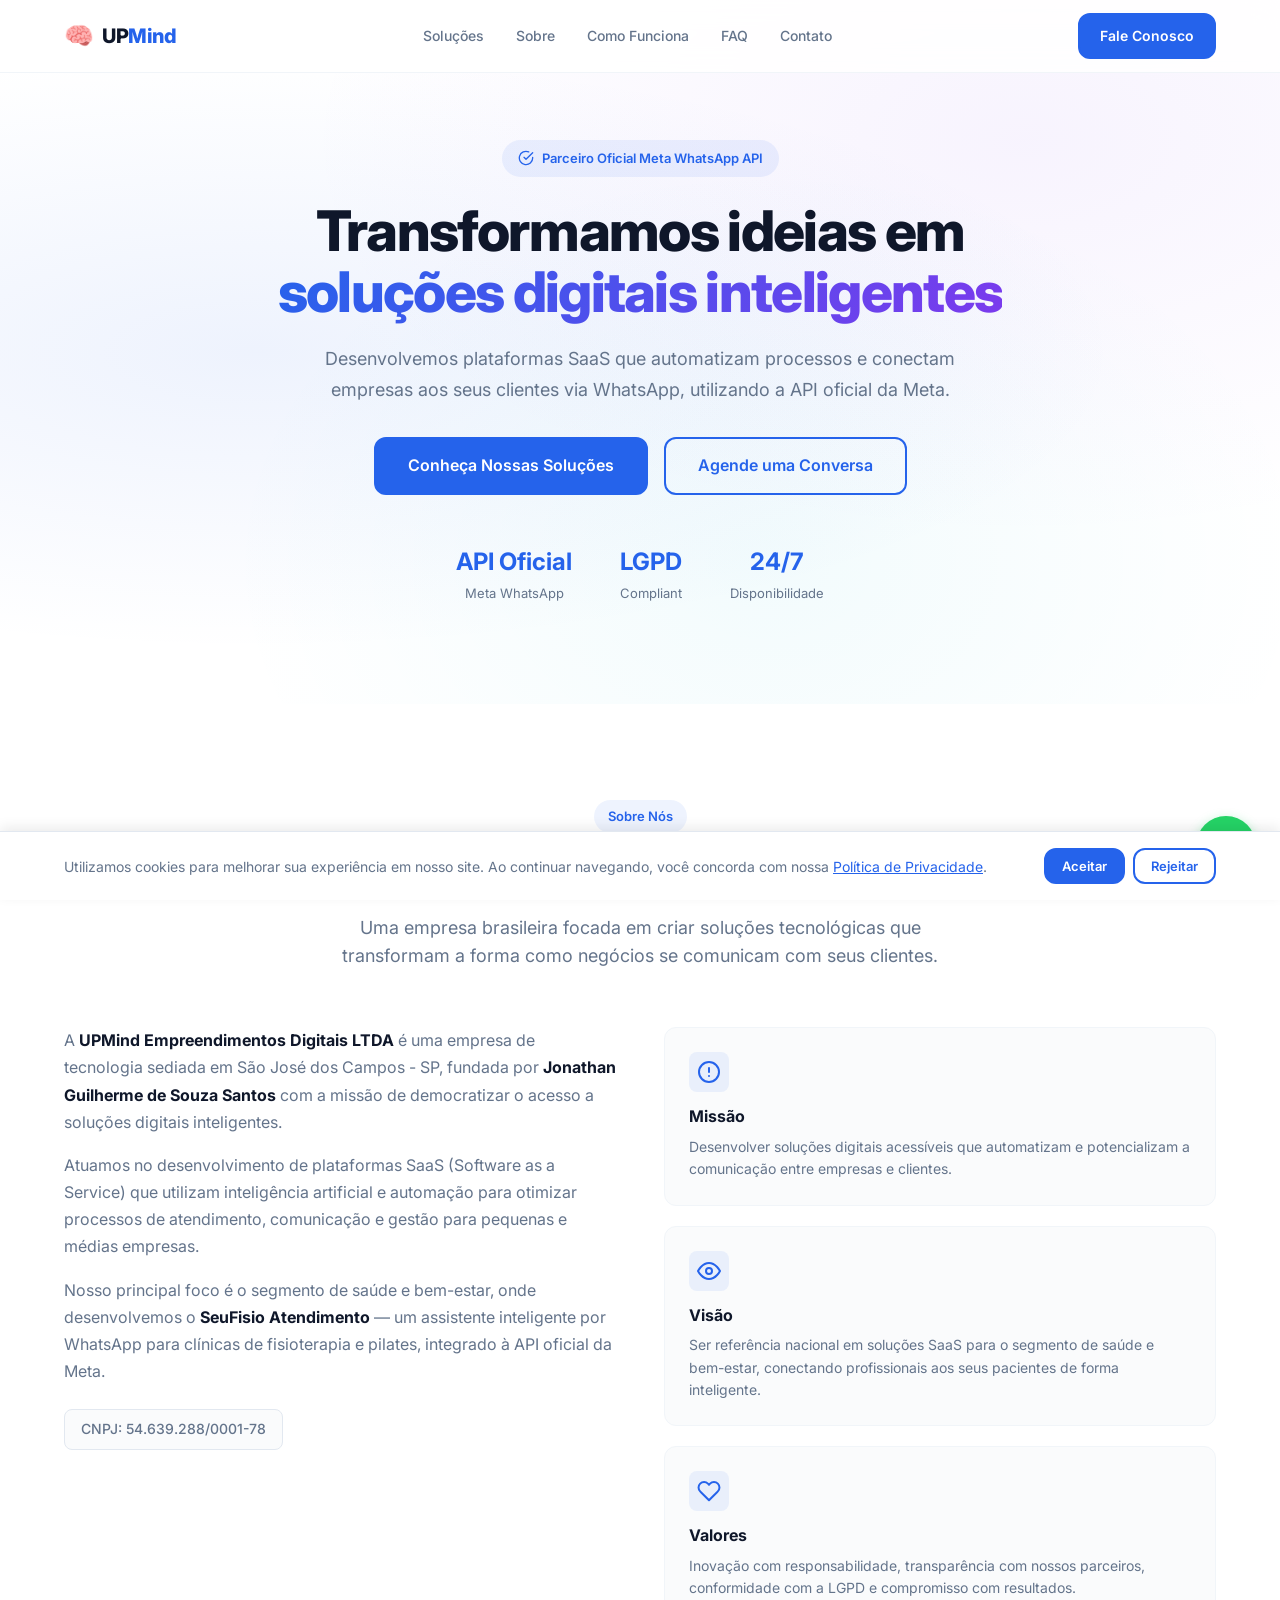
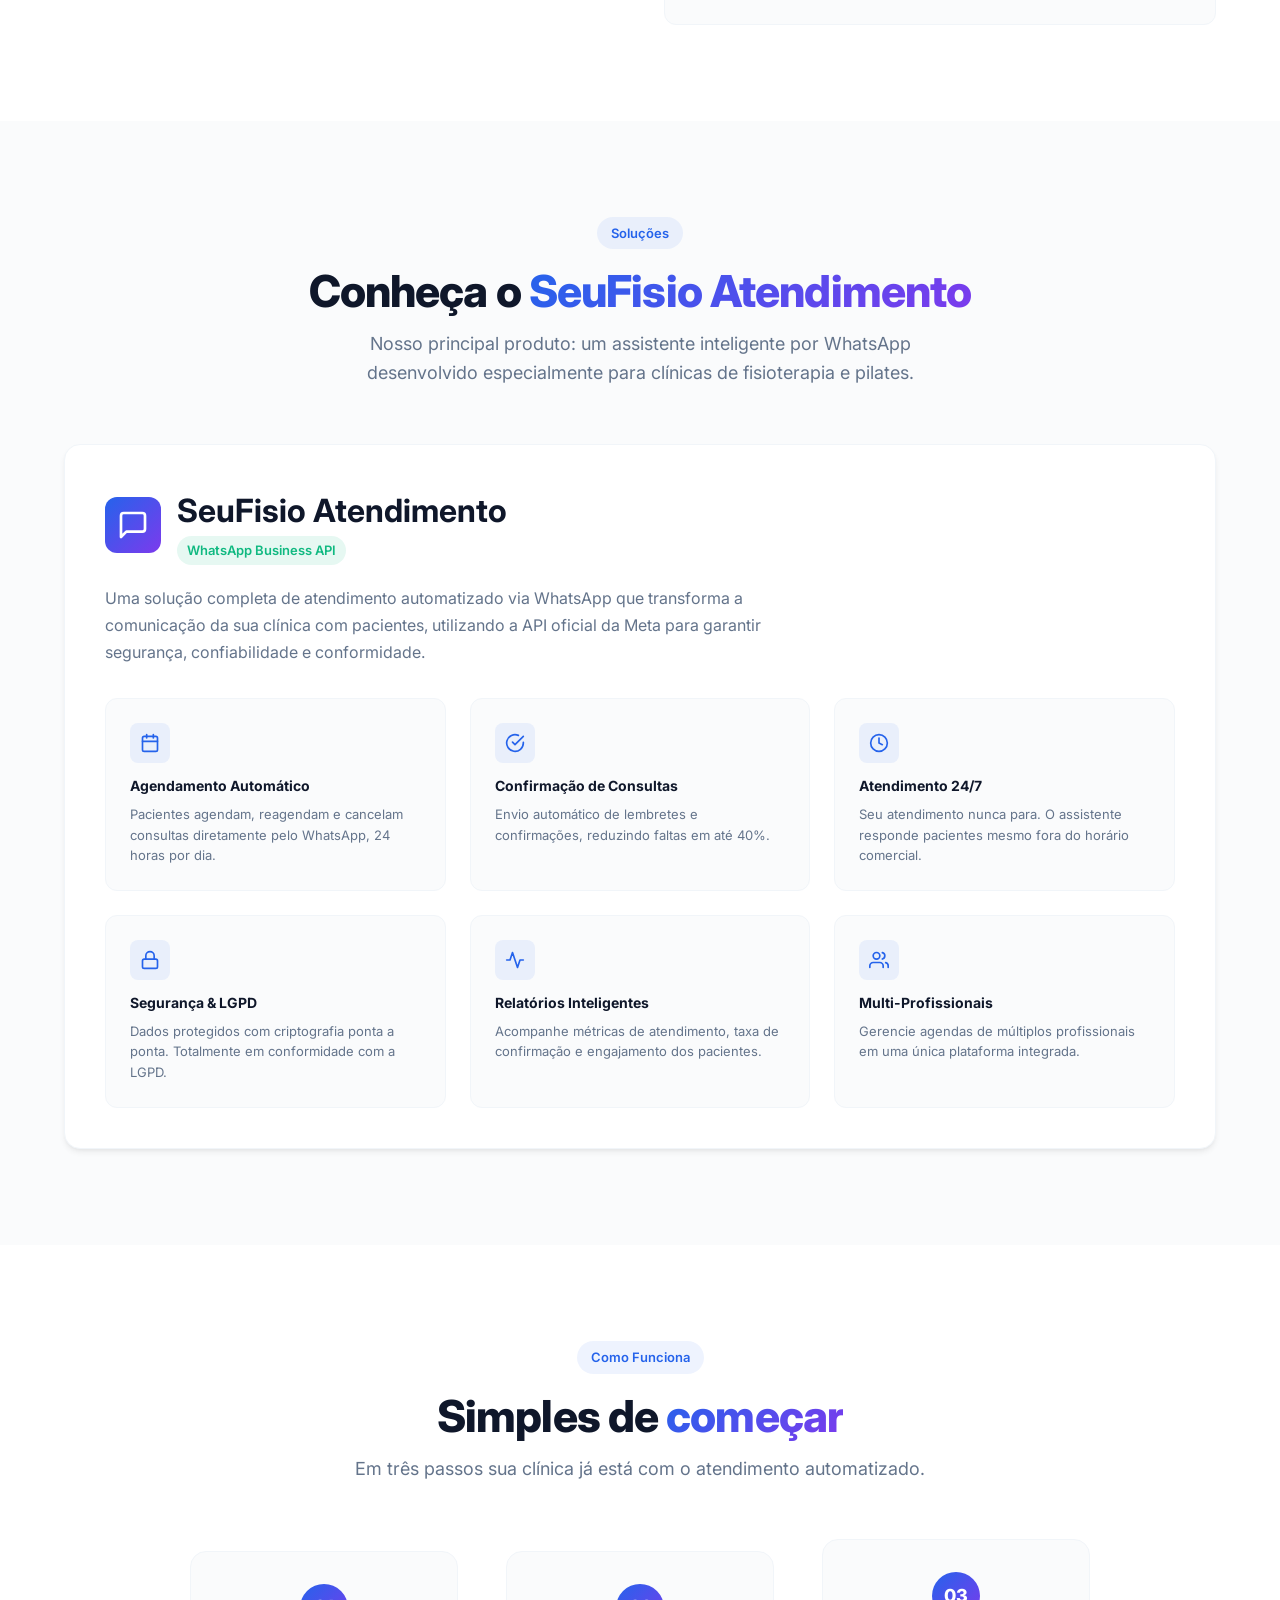
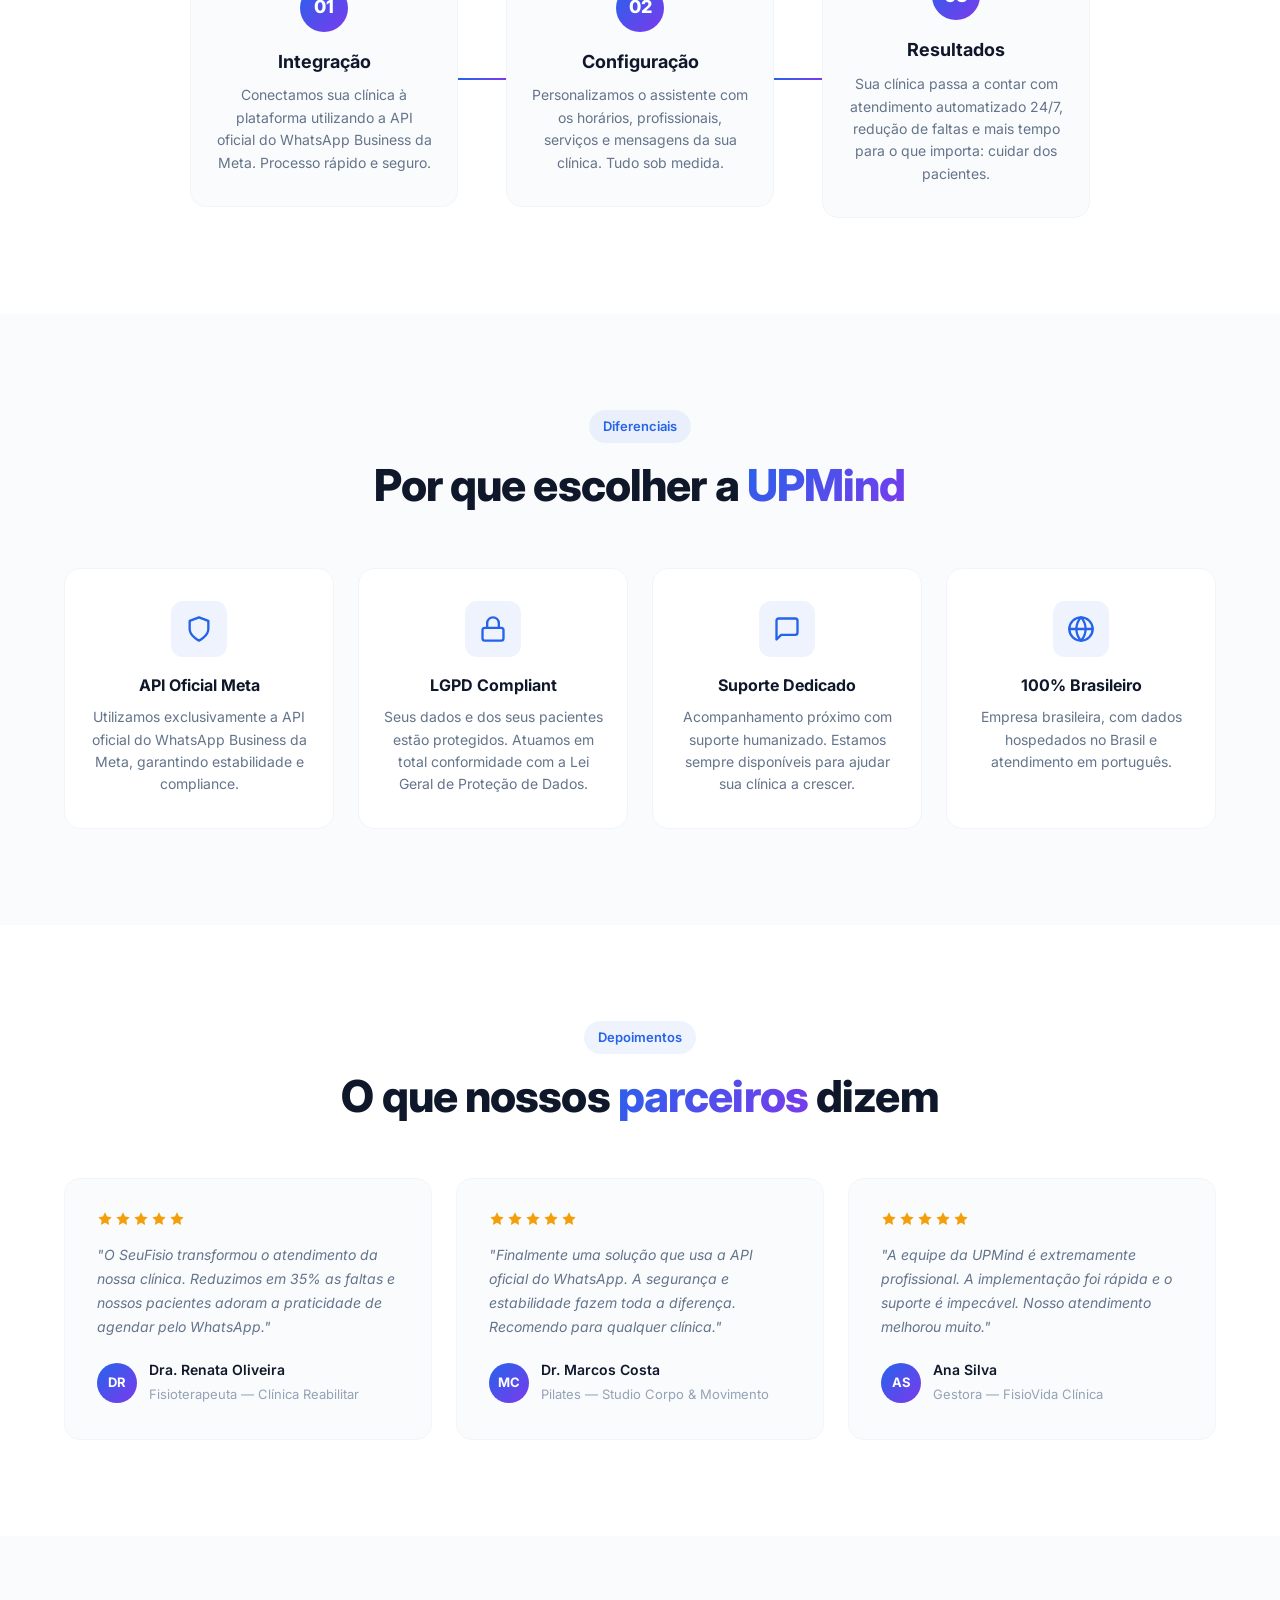
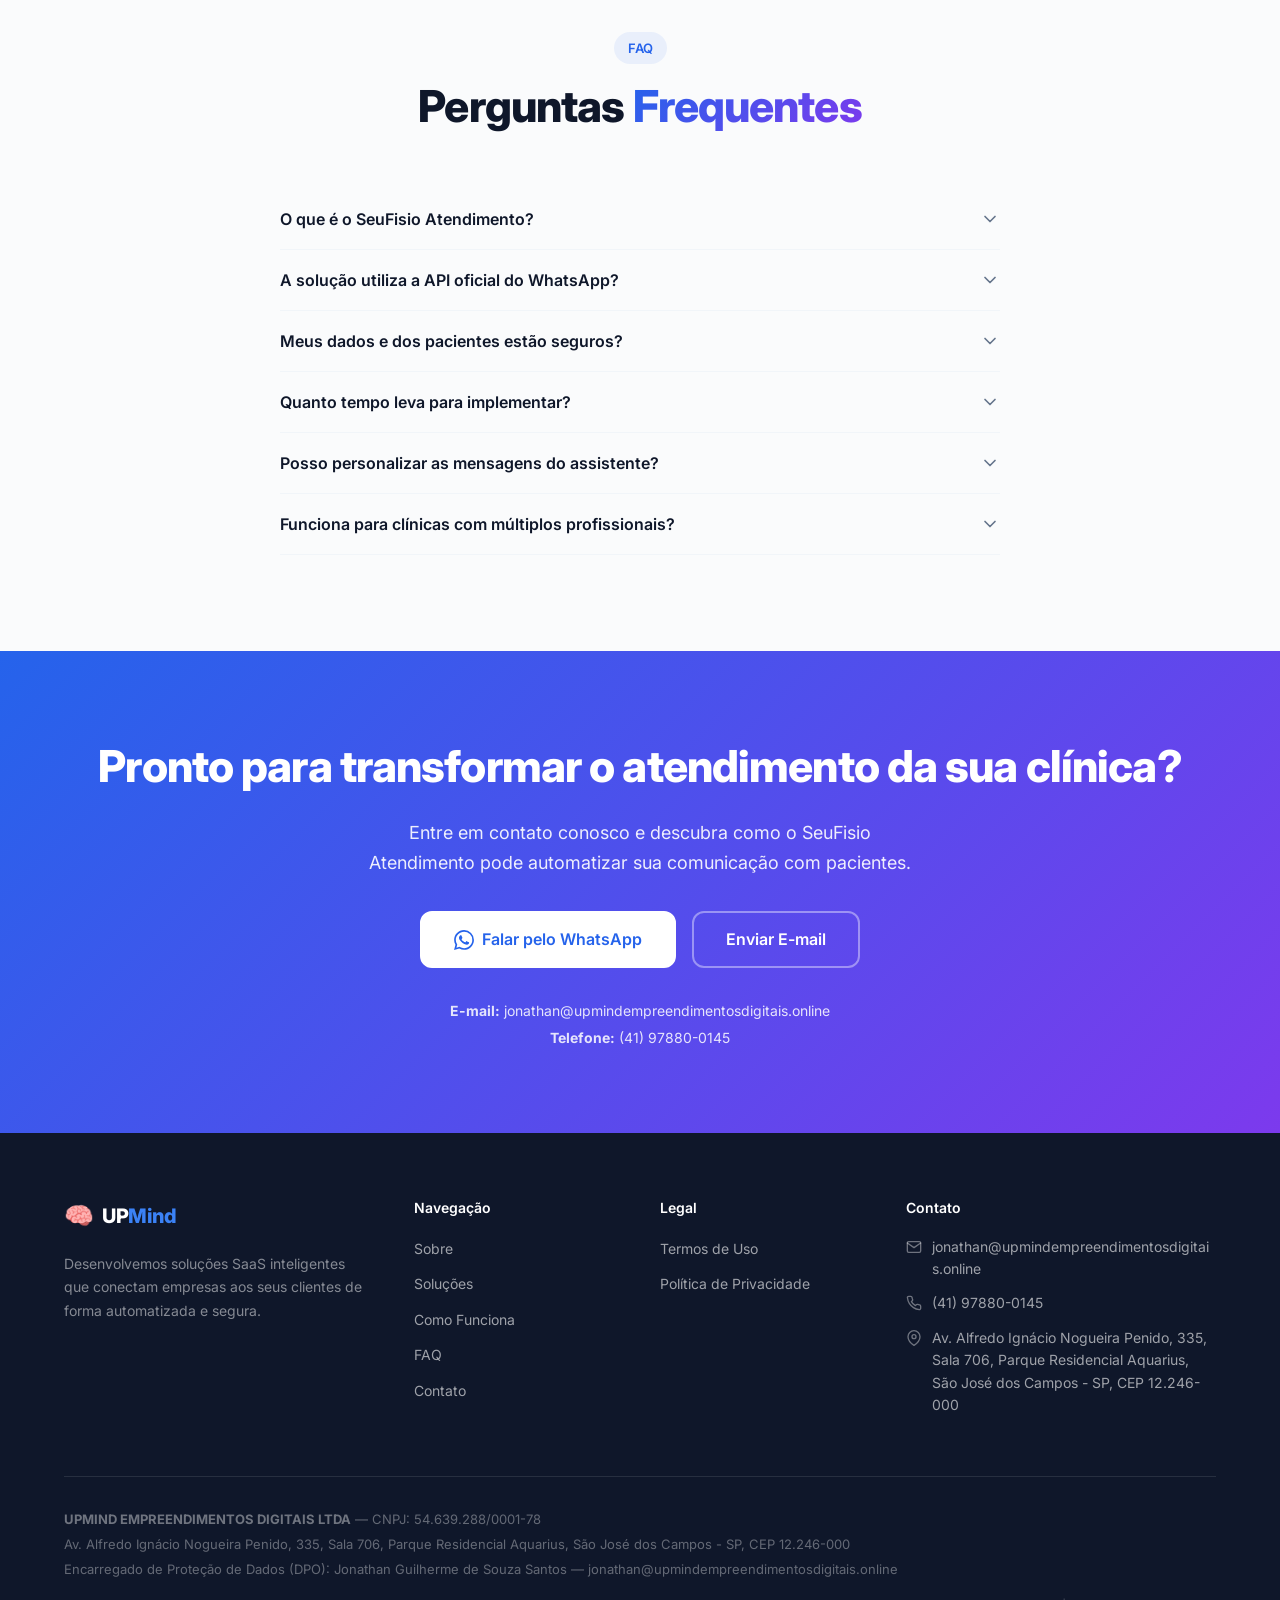
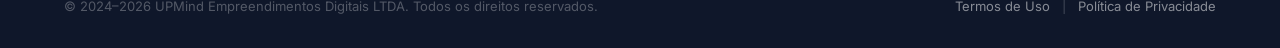
<file: index.html>
<!DOCTYPE html>
<html lang="pt-BR">
<head>
    <meta charset="UTF-8">
    <meta name="viewport" content="width=device-width, initial-scale=1.0">
    <meta http-equiv="X-UA-Compatible" content="IE=edge">

    <title>UPMind Empreendimentos Digitais | Soluções SaaS Inteligentes</title>
    <meta name="description" content="A UPMind desenvolve soluções SaaS inteligentes para automatizar o atendimento de clínicas e consultórios. Conheça o SeuFisio Atendimento — assistente por WhatsApp com a API oficial da Meta.">
    <meta name="keywords" content="UPMind, SaaS, SeuFisio, WhatsApp Business API, automação, clínicas, fisioterapia, pilates, atendimento automatizado">
    <meta name="author" content="UPMind Empreendimentos Digitais LTDA">
    <meta name="robots" content="index, follow">
    <link rel="canonical" href="https://upmindempreendimentosdigitais.online/">

    <!-- Meta Business Verification -->
    <meta name="facebook-domain-verification" content="sbt6xcdj2dzagbod5oypzolxrp2r9v">

    <!-- Open Graph -->
    <meta property="og:type" content="website">
    <meta property="og:title" content="UPMind Empreendimentos Digitais | Soluções SaaS Inteligentes">
    <meta property="og:description" content="Desenvolvemos soluções SaaS para automatizar o atendimento de clínicas e consultórios via WhatsApp com a API oficial da Meta.">
    <meta property="og:url" content="https://upmindempreendimentosdigitais.online/">
    <meta property="og:site_name" content="UPMind Empreendimentos Digitais">
    <meta property="og:locale" content="pt_BR">

    <!-- Twitter Card -->
    <meta name="twitter:card" content="summary_large_image">
    <meta name="twitter:title" content="UPMind Empreendimentos Digitais | Soluções SaaS Inteligentes">
    <meta name="twitter:description" content="Soluções SaaS inteligentes para automatizar o atendimento de clínicas via WhatsApp.">

    <!-- Favicon -->
    <link rel="icon" type="image/svg+xml" href="data:image/svg+xml,<svg xmlns='http://www.w3.org/2000/svg' viewBox='0 0 100 100'><text y='.9em' font-size='90'>🧠</text></svg>">

    <!-- Fonts -->
    <link rel="preconnect" href="https://fonts.googleapis.com">
    <link rel="preconnect" href="https://fonts.gstatic.com" crossorigin>
    <link href="https://fonts.googleapis.com/css2?family=Inter:wght@400;500;600;700;800&display=swap" rel="stylesheet">

    <!-- Styles -->
    <link rel="stylesheet" href="css/style.css">
</head>
<body>
    <!-- Skip to content -->
    <a href="#main-content" class="skip-link">Pular para o conteúdo</a>

    <!-- Navigation -->
    <header class="navbar" id="navbar">
        <div class="container navbar__inner">
            <a href="/" class="navbar__logo" aria-label="UPMind - Página inicial">
                <span class="logo-icon">🧠</span>
                <span class="logo-text">UP<span class="logo-highlight">Mind</span></span>
            </a>

            <nav class="navbar__nav" id="nav-menu" aria-label="Menu principal">
                <ul class="navbar__links">
                    <li><a href="#solucoes">Soluções</a></li>
                    <li><a href="#sobre">Sobre</a></li>
                    <li><a href="#como-funciona">Como Funciona</a></li>
                    <li><a href="#faq">FAQ</a></li>
                    <li><a href="#contato">Contato</a></li>
                </ul>
            </nav>

            <a href="#contato" class="btn btn--primary navbar__cta">Fale Conosco</a>

            <button class="navbar__toggle" id="nav-toggle" aria-label="Abrir menu" aria-expanded="false" aria-controls="nav-menu">
                <span class="navbar__toggle-line"></span>
                <span class="navbar__toggle-line"></span>
                <span class="navbar__toggle-line"></span>
            </button>
        </div>
    </header>

    <main id="main-content">
        <!-- Hero Section -->
        <section class="hero">
            <div class="hero__bg"></div>
            <div class="container hero__inner">
                <div class="hero__badge">
                    <svg width="16" height="16" viewBox="0 0 24 24" fill="none" stroke="currentColor" stroke-width="2" stroke-linecap="round" stroke-linejoin="round"><path d="M22 11.08V12a10 10 0 1 1-5.93-9.14"/><polyline points="22 4 12 14.01 9 11.01"/></svg>
                    Parceiro Oficial Meta WhatsApp API
                </div>
                <h1 class="hero__title">Transformamos ideias em <span class="gradient-text">soluções digitais inteligentes</span></h1>
                <p class="hero__subtitle">Desenvolvemos plataformas SaaS que automatizam processos e conectam empresas aos seus clientes via WhatsApp, utilizando a API oficial da Meta.</p>
                <div class="hero__actions">
                    <a href="#solucoes" class="btn btn--primary btn--lg">Conheça Nossas Soluções</a>
                    <a href="#contato" class="btn btn--outline btn--lg">Agende uma Conversa</a>
                </div>
                <div class="hero__stats">
                    <div class="hero__stat">
                        <span class="hero__stat-number">API Oficial</span>
                        <span class="hero__stat-label">Meta WhatsApp</span>
                    </div>
                    <div class="hero__stat">
                        <span class="hero__stat-number">LGPD</span>
                        <span class="hero__stat-label">Compliant</span>
                    </div>
                    <div class="hero__stat">
                        <span class="hero__stat-number">24/7</span>
                        <span class="hero__stat-label">Disponibilidade</span>
                    </div>
                </div>
            </div>
        </section>

        <!-- Sobre -->
        <section class="section section--light" id="sobre">
            <div class="container">
                <div class="section__header">
                    <span class="section__tag">Sobre Nós</span>
                    <h2 class="section__title">Quem é a <span class="gradient-text">UPMind</span></h2>
                    <p class="section__subtitle">Uma empresa brasileira focada em criar soluções tecnológicas que transformam a forma como negócios se comunicam com seus clientes.</p>
                </div>

                <div class="about__grid">
                    <div class="about__content">
                        <p>A <strong>UPMind Empreendimentos Digitais LTDA</strong> é uma empresa de tecnologia sediada em São José dos Campos - SP, fundada por <strong>Jonathan Guilherme de Souza Santos</strong> com a missão de democratizar o acesso a soluções digitais inteligentes.</p>
                        <p>Atuamos no desenvolvimento de plataformas SaaS (Software as a Service) que utilizam inteligência artificial e automação para otimizar processos de atendimento, comunicação e gestão para pequenas e médias empresas.</p>
                        <p>Nosso principal foco é o segmento de saúde e bem-estar, onde desenvolvemos o <strong>SeuFisio Atendimento</strong> — um assistente inteligente por WhatsApp para clínicas de fisioterapia e pilates, integrado à API oficial da Meta.</p>
                        <div class="about__cnpj">
                            <span>CNPJ: 54.639.288/0001-78</span>
                        </div>
                    </div>

                    <div class="about__values">
                        <div class="value-card">
                            <div class="value-card__icon">
                                <svg width="24" height="24" viewBox="0 0 24 24" fill="none" stroke="currentColor" stroke-width="2" stroke-linecap="round" stroke-linejoin="round"><circle cx="12" cy="12" r="10"/><line x1="12" y1="8" x2="12" y2="12"/><line x1="12" y1="16" x2="12.01" y2="16"/></svg>
                            </div>
                            <h3>Missão</h3>
                            <p>Desenvolver soluções digitais acessíveis que automatizam e potencializam a comunicação entre empresas e clientes.</p>
                        </div>
                        <div class="value-card">
                            <div class="value-card__icon">
                                <svg width="24" height="24" viewBox="0 0 24 24" fill="none" stroke="currentColor" stroke-width="2" stroke-linecap="round" stroke-linejoin="round"><path d="M1 12s4-8 11-8 11 8 11 8-4 8-11 8-11-8-11-8z"/><circle cx="12" cy="12" r="3"/></svg>
                            </div>
                            <h3>Visão</h3>
                            <p>Ser referência nacional em soluções SaaS para o segmento de saúde e bem-estar, conectando profissionais aos seus pacientes de forma inteligente.</p>
                        </div>
                        <div class="value-card">
                            <div class="value-card__icon">
                                <svg width="24" height="24" viewBox="0 0 24 24" fill="none" stroke="currentColor" stroke-width="2" stroke-linecap="round" stroke-linejoin="round"><path d="M20.84 4.61a5.5 5.5 0 0 0-7.78 0L12 5.67l-1.06-1.06a5.5 5.5 0 0 0-7.78 7.78l1.06 1.06L12 21.23l7.78-7.78 1.06-1.06a5.5 5.5 0 0 0 0-7.78z"/></svg>
                            </div>
                            <h3>Valores</h3>
                            <p>Inovação com responsabilidade, transparência com nossos parceiros, conformidade com a LGPD e compromisso com resultados.</p>
                        </div>
                    </div>
                </div>
            </div>
        </section>

        <!-- Soluções -->
        <section class="section" id="solucoes">
            <div class="container">
                <div class="section__header">
                    <span class="section__tag">Soluções</span>
                    <h2 class="section__title">Conheça o <span class="gradient-text">SeuFisio Atendimento</span></h2>
                    <p class="section__subtitle">Nosso principal produto: um assistente inteligente por WhatsApp desenvolvido especialmente para clínicas de fisioterapia e pilates.</p>
                </div>

                <div class="product-card">
                    <div class="product-card__header">
                        <div class="product-card__icon">
                            <svg width="32" height="32" viewBox="0 0 24 24" fill="none" stroke="currentColor" stroke-width="2" stroke-linecap="round" stroke-linejoin="round"><path d="M21 15a2 2 0 0 1-2 2H7l-4 4V5a2 2 0 0 1 2-2h14a2 2 0 0 1 2 2z"/></svg>
                        </div>
                        <div>
                            <h3 class="product-card__title">SeuFisio Atendimento</h3>
                            <span class="product-card__badge">WhatsApp Business API</span>
                        </div>
                    </div>
                    <p class="product-card__desc">Uma solução completa de atendimento automatizado via WhatsApp que transforma a comunicação da sua clínica com pacientes, utilizando a API oficial da Meta para garantir segurança, confiabilidade e conformidade.</p>

                    <div class="features-grid">
                        <div class="feature">
                            <div class="feature__icon">
                                <svg width="20" height="20" viewBox="0 0 24 24" fill="none" stroke="currentColor" stroke-width="2" stroke-linecap="round" stroke-linejoin="round"><rect x="3" y="4" width="18" height="18" rx="2" ry="2"/><line x1="16" y1="2" x2="16" y2="6"/><line x1="8" y1="2" x2="8" y2="6"/><line x1="3" y1="10" x2="21" y2="10"/></svg>
                            </div>
                            <h4>Agendamento Automático</h4>
                            <p>Pacientes agendam, reagendam e cancelam consultas diretamente pelo WhatsApp, 24 horas por dia.</p>
                        </div>
                        <div class="feature">
                            <div class="feature__icon">
                                <svg width="20" height="20" viewBox="0 0 24 24" fill="none" stroke="currentColor" stroke-width="2" stroke-linecap="round" stroke-linejoin="round"><path d="M22 11.08V12a10 10 0 1 1-5.93-9.14"/><polyline points="22 4 12 14.01 9 11.01"/></svg>
                            </div>
                            <h4>Confirmação de Consultas</h4>
                            <p>Envio automático de lembretes e confirmações, reduzindo faltas em até 40%.</p>
                        </div>
                        <div class="feature">
                            <div class="feature__icon">
                                <svg width="20" height="20" viewBox="0 0 24 24" fill="none" stroke="currentColor" stroke-width="2" stroke-linecap="round" stroke-linejoin="round"><circle cx="12" cy="12" r="10"/><polyline points="12 6 12 12 16 14"/></svg>
                            </div>
                            <h4>Atendimento 24/7</h4>
                            <p>Seu atendimento nunca para. O assistente responde pacientes mesmo fora do horário comercial.</p>
                        </div>
                        <div class="feature">
                            <div class="feature__icon">
                                <svg width="20" height="20" viewBox="0 0 24 24" fill="none" stroke="currentColor" stroke-width="2" stroke-linecap="round" stroke-linejoin="round"><rect x="3" y="11" width="18" height="11" rx="2" ry="2"/><path d="M7 11V7a5 5 0 0 1 10 0v4"/></svg>
                            </div>
                            <h4>Segurança & LGPD</h4>
                            <p>Dados protegidos com criptografia ponta a ponta. Totalmente em conformidade com a LGPD.</p>
                        </div>
                        <div class="feature">
                            <div class="feature__icon">
                                <svg width="20" height="20" viewBox="0 0 24 24" fill="none" stroke="currentColor" stroke-width="2" stroke-linecap="round" stroke-linejoin="round"><polyline points="22 12 18 12 15 21 9 3 6 12 2 12"/></svg>
                            </div>
                            <h4>Relatórios Inteligentes</h4>
                            <p>Acompanhe métricas de atendimento, taxa de confirmação e engajamento dos pacientes.</p>
                        </div>
                        <div class="feature">
                            <div class="feature__icon">
                                <svg width="20" height="20" viewBox="0 0 24 24" fill="none" stroke="currentColor" stroke-width="2" stroke-linecap="round" stroke-linejoin="round"><path d="M17 21v-2a4 4 0 0 0-4-4H5a4 4 0 0 0-4 4v2"/><circle cx="9" cy="7" r="4"/><path d="M23 21v-2a4 4 0 0 0-3-3.87"/><path d="M16 3.13a4 4 0 0 1 0 7.75"/></svg>
                            </div>
                            <h4>Multi-Profissionais</h4>
                            <p>Gerencie agendas de múltiplos profissionais em uma única plataforma integrada.</p>
                        </div>
                    </div>
                </div>
            </div>
        </section>

        <!-- Como Funciona -->
        <section class="section section--light" id="como-funciona">
            <div class="container">
                <div class="section__header">
                    <span class="section__tag">Como Funciona</span>
                    <h2 class="section__title">Simples de <span class="gradient-text">começar</span></h2>
                    <p class="section__subtitle">Em três passos sua clínica já está com o atendimento automatizado.</p>
                </div>

                <div class="steps">
                    <div class="step">
                        <div class="step__number">01</div>
                        <div class="step__content">
                            <h3>Integração</h3>
                            <p>Conectamos sua clínica à plataforma utilizando a API oficial do WhatsApp Business da Meta. Processo rápido e seguro.</p>
                        </div>
                    </div>
                    <div class="step__connector"></div>
                    <div class="step">
                        <div class="step__number">02</div>
                        <div class="step__content">
                            <h3>Configuração</h3>
                            <p>Personalizamos o assistente com os horários, profissionais, serviços e mensagens da sua clínica. Tudo sob medida.</p>
                        </div>
                    </div>
                    <div class="step__connector"></div>
                    <div class="step">
                        <div class="step__number">03</div>
                        <div class="step__content">
                            <h3>Resultados</h3>
                            <p>Sua clínica passa a contar com atendimento automatizado 24/7, redução de faltas e mais tempo para o que importa: cuidar dos pacientes.</p>
                        </div>
                    </div>
                </div>
            </div>
        </section>

        <!-- Diferenciais -->
        <section class="section" id="diferenciais">
            <div class="container">
                <div class="section__header">
                    <span class="section__tag">Diferenciais</span>
                    <h2 class="section__title">Por que escolher a <span class="gradient-text">UPMind</span></h2>
                </div>

                <div class="diff-grid">
                    <div class="diff-card">
                        <div class="diff-card__icon">
                            <svg width="28" height="28" viewBox="0 0 24 24" fill="none" stroke="currentColor" stroke-width="2" stroke-linecap="round" stroke-linejoin="round"><path d="M12 22s8-4 8-10V5l-8-3-8 3v7c0 6 8 10 8 10z"/></svg>
                        </div>
                        <h3>API Oficial Meta</h3>
                        <p>Utilizamos exclusivamente a API oficial do WhatsApp Business da Meta, garantindo estabilidade e compliance.</p>
                    </div>
                    <div class="diff-card">
                        <div class="diff-card__icon">
                            <svg width="28" height="28" viewBox="0 0 24 24" fill="none" stroke="currentColor" stroke-width="2" stroke-linecap="round" stroke-linejoin="round"><rect x="3" y="11" width="18" height="11" rx="2" ry="2"/><path d="M7 11V7a5 5 0 0 1 10 0v4"/></svg>
                        </div>
                        <h3>LGPD Compliant</h3>
                        <p>Seus dados e dos seus pacientes estão protegidos. Atuamos em total conformidade com a Lei Geral de Proteção de Dados.</p>
                    </div>
                    <div class="diff-card">
                        <div class="diff-card__icon">
                            <svg width="28" height="28" viewBox="0 0 24 24" fill="none" stroke="currentColor" stroke-width="2" stroke-linecap="round" stroke-linejoin="round"><path d="M21 15a2 2 0 0 1-2 2H7l-4 4V5a2 2 0 0 1 2-2h14a2 2 0 0 1 2 2z"/></svg>
                        </div>
                        <h3>Suporte Dedicado</h3>
                        <p>Acompanhamento próximo com suporte humanizado. Estamos sempre disponíveis para ajudar sua clínica a crescer.</p>
                    </div>
                    <div class="diff-card">
                        <div class="diff-card__icon">
                            <svg width="28" height="28" viewBox="0 0 24 24" fill="none" stroke="currentColor" stroke-width="2" stroke-linecap="round" stroke-linejoin="round"><circle cx="12" cy="12" r="10"/><path d="M2 12h20"/><path d="M12 2a15.3 15.3 0 0 1 4 10 15.3 15.3 0 0 1-4 10 15.3 15.3 0 0 1-4-10 15.3 15.3 0 0 1 4-10z"/></svg>
                        </div>
                        <h3>100% Brasileiro</h3>
                        <p>Empresa brasileira, com dados hospedados no Brasil e atendimento em português.</p>
                    </div>
                </div>
            </div>
        </section>

        <!-- Depoimentos -->
        <section class="section section--light" id="depoimentos">
            <div class="container">
                <div class="section__header">
                    <span class="section__tag">Depoimentos</span>
                    <h2 class="section__title">O que nossos <span class="gradient-text">parceiros</span> dizem</h2>
                </div>

                <div class="testimonials">
                    <div class="testimonial">
                        <div class="testimonial__stars">
                            <svg width="16" height="16" viewBox="0 0 24 24" fill="currentColor"><polygon points="12 2 15.09 8.26 22 9.27 17 14.14 18.18 21.02 12 17.77 5.82 21.02 7 14.14 2 9.27 8.91 8.26 12 2"/></svg>
                            <svg width="16" height="16" viewBox="0 0 24 24" fill="currentColor"><polygon points="12 2 15.09 8.26 22 9.27 17 14.14 18.18 21.02 12 17.77 5.82 21.02 7 14.14 2 9.27 8.91 8.26 12 2"/></svg>
                            <svg width="16" height="16" viewBox="0 0 24 24" fill="currentColor"><polygon points="12 2 15.09 8.26 22 9.27 17 14.14 18.18 21.02 12 17.77 5.82 21.02 7 14.14 2 9.27 8.91 8.26 12 2"/></svg>
                            <svg width="16" height="16" viewBox="0 0 24 24" fill="currentColor"><polygon points="12 2 15.09 8.26 22 9.27 17 14.14 18.18 21.02 12 17.77 5.82 21.02 7 14.14 2 9.27 8.91 8.26 12 2"/></svg>
                            <svg width="16" height="16" viewBox="0 0 24 24" fill="currentColor"><polygon points="12 2 15.09 8.26 22 9.27 17 14.14 18.18 21.02 12 17.77 5.82 21.02 7 14.14 2 9.27 8.91 8.26 12 2"/></svg>
                        </div>
                        <p class="testimonial__text">"O SeuFisio transformou o atendimento da nossa clínica. Reduzimos em 35% as faltas e nossos pacientes adoram a praticidade de agendar pelo WhatsApp."</p>
                        <div class="testimonial__author">
                            <div class="testimonial__avatar">DR</div>
                            <div>
                                <strong>Dra. Renata Oliveira</strong>
                                <span>Fisioterapeuta — Clínica Reabilitar</span>
                            </div>
                        </div>
                    </div>
                    <div class="testimonial">
                        <div class="testimonial__stars">
                            <svg width="16" height="16" viewBox="0 0 24 24" fill="currentColor"><polygon points="12 2 15.09 8.26 22 9.27 17 14.14 18.18 21.02 12 17.77 5.82 21.02 7 14.14 2 9.27 8.91 8.26 12 2"/></svg>
                            <svg width="16" height="16" viewBox="0 0 24 24" fill="currentColor"><polygon points="12 2 15.09 8.26 22 9.27 17 14.14 18.18 21.02 12 17.77 5.82 21.02 7 14.14 2 9.27 8.91 8.26 12 2"/></svg>
                            <svg width="16" height="16" viewBox="0 0 24 24" fill="currentColor"><polygon points="12 2 15.09 8.26 22 9.27 17 14.14 18.18 21.02 12 17.77 5.82 21.02 7 14.14 2 9.27 8.91 8.26 12 2"/></svg>
                            <svg width="16" height="16" viewBox="0 0 24 24" fill="currentColor"><polygon points="12 2 15.09 8.26 22 9.27 17 14.14 18.18 21.02 12 17.77 5.82 21.02 7 14.14 2 9.27 8.91 8.26 12 2"/></svg>
                            <svg width="16" height="16" viewBox="0 0 24 24" fill="currentColor"><polygon points="12 2 15.09 8.26 22 9.27 17 14.14 18.18 21.02 12 17.77 5.82 21.02 7 14.14 2 9.27 8.91 8.26 12 2"/></svg>
                        </div>
                        <p class="testimonial__text">"Finalmente uma solução que usa a API oficial do WhatsApp. A segurança e estabilidade fazem toda a diferença. Recomendo para qualquer clínica."</p>
                        <div class="testimonial__author">
                            <div class="testimonial__avatar">MC</div>
                            <div>
                                <strong>Dr. Marcos Costa</strong>
                                <span>Pilates — Studio Corpo & Movimento</span>
                            </div>
                        </div>
                    </div>
                    <div class="testimonial">
                        <div class="testimonial__stars">
                            <svg width="16" height="16" viewBox="0 0 24 24" fill="currentColor"><polygon points="12 2 15.09 8.26 22 9.27 17 14.14 18.18 21.02 12 17.77 5.82 21.02 7 14.14 2 9.27 8.91 8.26 12 2"/></svg>
                            <svg width="16" height="16" viewBox="0 0 24 24" fill="currentColor"><polygon points="12 2 15.09 8.26 22 9.27 17 14.14 18.18 21.02 12 17.77 5.82 21.02 7 14.14 2 9.27 8.91 8.26 12 2"/></svg>
                            <svg width="16" height="16" viewBox="0 0 24 24" fill="currentColor"><polygon points="12 2 15.09 8.26 22 9.27 17 14.14 18.18 21.02 12 17.77 5.82 21.02 7 14.14 2 9.27 8.91 8.26 12 2"/></svg>
                            <svg width="16" height="16" viewBox="0 0 24 24" fill="currentColor"><polygon points="12 2 15.09 8.26 22 9.27 17 14.14 18.18 21.02 12 17.77 5.82 21.02 7 14.14 2 9.27 8.91 8.26 12 2"/></svg>
                            <svg width="16" height="16" viewBox="0 0 24 24" fill="currentColor"><polygon points="12 2 15.09 8.26 22 9.27 17 14.14 18.18 21.02 12 17.77 5.82 21.02 7 14.14 2 9.27 8.91 8.26 12 2"/></svg>
                        </div>
                        <p class="testimonial__text">"A equipe da UPMind é extremamente profissional. A implementação foi rápida e o suporte é impecável. Nosso atendimento melhorou muito."</p>
                        <div class="testimonial__author">
                            <div class="testimonial__avatar">AS</div>
                            <div>
                                <strong>Ana Silva</strong>
                                <span>Gestora — FisioVida Clínica</span>
                            </div>
                        </div>
                    </div>
                </div>
            </div>
        </section>

        <!-- FAQ -->
        <section class="section" id="faq">
            <div class="container">
                <div class="section__header">
                    <span class="section__tag">FAQ</span>
                    <h2 class="section__title">Perguntas <span class="gradient-text">Frequentes</span></h2>
                </div>

                <div class="faq-list">
                    <div class="faq-item">
                        <button class="faq-item__question" aria-expanded="false">
                            <span>O que é o SeuFisio Atendimento?</span>
                            <svg class="faq-item__icon" width="20" height="20" viewBox="0 0 24 24" fill="none" stroke="currentColor" stroke-width="2" stroke-linecap="round" stroke-linejoin="round"><polyline points="6 9 12 15 18 9"/></svg>
                        </button>
                        <div class="faq-item__answer">
                            <p>O SeuFisio Atendimento é um assistente virtual por WhatsApp desenvolvido pela UPMind, especialmente projetado para clínicas de fisioterapia e pilates. Ele automatiza o agendamento de consultas, envio de lembretes, confirmações e atendimento ao paciente, funcionando 24 horas por dia, 7 dias por semana.</p>
                        </div>
                    </div>
                    <div class="faq-item">
                        <button class="faq-item__question" aria-expanded="false">
                            <span>A solução utiliza a API oficial do WhatsApp?</span>
                            <svg class="faq-item__icon" width="20" height="20" viewBox="0 0 24 24" fill="none" stroke="currentColor" stroke-width="2" stroke-linecap="round" stroke-linejoin="round"><polyline points="6 9 12 15 18 9"/></svg>
                        </button>
                        <div class="faq-item__answer">
                            <p>Sim. Utilizamos exclusivamente a API Cloud oficial do WhatsApp Business da Meta. Isso garante que sua clínica tenha um canal de comunicação estável, seguro e em conformidade com as políticas do WhatsApp, sem risco de banimento.</p>
                        </div>
                    </div>
                    <div class="faq-item">
                        <button class="faq-item__question" aria-expanded="false">
                            <span>Meus dados e dos pacientes estão seguros?</span>
                            <svg class="faq-item__icon" width="20" height="20" viewBox="0 0 24 24" fill="none" stroke="currentColor" stroke-width="2" stroke-linecap="round" stroke-linejoin="round"><polyline points="6 9 12 15 18 9"/></svg>
                        </button>
                        <div class="faq-item__answer">
                            <p>Absolutamente. A UPMind opera em total conformidade com a LGPD (Lei Geral de Proteção de Dados). Todos os dados são criptografados, armazenados com segurança e processados apenas para as finalidades autorizadas. Você pode consultar nossa <a href="politica-de-privacidade.html">Política de Privacidade</a> para mais detalhes.</p>
                        </div>
                    </div>
                    <div class="faq-item">
                        <button class="faq-item__question" aria-expanded="false">
                            <span>Quanto tempo leva para implementar?</span>
                            <svg class="faq-item__icon" width="20" height="20" viewBox="0 0 24 24" fill="none" stroke="currentColor" stroke-width="2" stroke-linecap="round" stroke-linejoin="round"><polyline points="6 9 12 15 18 9"/></svg>
                        </button>
                        <div class="faq-item__answer">
                            <p>A implementação é rápida. Após a contratação, em poucos dias sua clínica já estará com o assistente configurado e funcionando. Nossa equipe cuida de toda a integração técnica com a API do WhatsApp.</p>
                        </div>
                    </div>
                    <div class="faq-item">
                        <button class="faq-item__question" aria-expanded="false">
                            <span>Posso personalizar as mensagens do assistente?</span>
                            <svg class="faq-item__icon" width="20" height="20" viewBox="0 0 24 24" fill="none" stroke="currentColor" stroke-width="2" stroke-linecap="round" stroke-linejoin="round"><polyline points="6 9 12 15 18 9"/></svg>
                        </button>
                        <div class="faq-item__answer">
                            <p>Sim. Todas as mensagens, fluxos de atendimento, horários e regras são personalizáveis de acordo com a necessidade da sua clínica. O assistente se adapta ao seu modo de trabalho.</p>
                        </div>
                    </div>
                    <div class="faq-item">
                        <button class="faq-item__question" aria-expanded="false">
                            <span>Funciona para clínicas com múltiplos profissionais?</span>
                            <svg class="faq-item__icon" width="20" height="20" viewBox="0 0 24 24" fill="none" stroke="currentColor" stroke-width="2" stroke-linecap="round" stroke-linejoin="round"><polyline points="6 9 12 15 18 9"/></svg>
                        </button>
                        <div class="faq-item__answer">
                            <p>Sim. A plataforma suporta múltiplos profissionais, cada um com sua própria agenda, horários e especialidades. Os pacientes escolhem com qual profissional desejam agendar diretamente pelo WhatsApp.</p>
                        </div>
                    </div>
                </div>
            </div>
        </section>

        <!-- CTA Final -->
        <section class="section section--cta" id="contato">
            <div class="container">
                <div class="cta-block">
                    <h2 class="cta-block__title">Pronto para transformar o atendimento da sua clínica?</h2>
                    <p class="cta-block__text">Entre em contato conosco e descubra como o SeuFisio Atendimento pode automatizar sua comunicação com pacientes.</p>
                    <div class="cta-block__actions">
                        <a href="https://wa.me/5512992461907?text=Ol%C3%A1%2C%20gostaria%20de%20saber%20mais%20sobre%20o%20SeuFisio%20Atendimento." class="btn btn--white btn--lg" target="_blank" rel="noopener noreferrer">
                            <svg width="20" height="20" viewBox="0 0 24 24" fill="currentColor"><path d="M17.472 14.382c-.297-.149-1.758-.867-2.03-.967-.273-.099-.471-.148-.67.15-.197.297-.767.966-.94 1.164-.173.199-.347.223-.644.075-.297-.15-1.255-.463-2.39-1.475-.883-.788-1.48-1.761-1.653-2.059-.173-.297-.018-.458.13-.606.134-.133.298-.347.446-.52.149-.174.198-.298.298-.497.099-.198.05-.371-.025-.52-.075-.149-.669-1.612-.916-2.207-.242-.579-.487-.5-.669-.51-.173-.008-.371-.01-.57-.01-.198 0-.52.074-.792.372-.272.297-1.04 1.016-1.04 2.479 0 1.462 1.065 2.875 1.213 3.074.149.198 2.096 3.2 5.077 4.487.709.306 1.262.489 1.694.625.712.227 1.36.195 1.871.118.571-.085 1.758-.719 2.006-1.413.248-.694.248-1.289.173-1.413-.074-.124-.272-.198-.57-.347m-5.421 7.403h-.004a9.87 9.87 0 01-5.031-1.378l-.361-.214-3.741.982.998-3.648-.235-.374a9.86 9.86 0 01-1.51-5.26c.001-5.45 4.436-9.884 9.888-9.884 2.64 0 5.122 1.03 6.988 2.898a9.825 9.825 0 012.893 6.994c-.003 5.45-4.437 9.884-9.885 9.884m8.413-18.297A11.815 11.815 0 0012.05 0C5.495 0 .16 5.335.157 11.892c0 2.096.547 4.142 1.588 5.945L.057 24l6.305-1.654a11.882 11.882 0 005.683 1.448h.005c6.554 0 11.89-5.335 11.893-11.893a11.821 11.821 0 00-3.48-8.413z"/></svg>
                            Falar pelo WhatsApp
                        </a>
                        <a href="mailto:jonathan@upmindempreendimentosdigitais.online" class="btn btn--ghost btn--lg">
                            Enviar E-mail
                        </a>
                    </div>
                    <div class="cta-block__contact">
                        <p><strong>E-mail:</strong> jonathan@upmindempreendimentosdigitais.online</p>
                        <p><strong>Telefone:</strong> (41) 97880-0145</p>
                    </div>
                </div>
            </div>
        </section>
    </main>

    <!-- Footer -->
    <footer class="footer">
        <div class="container">
            <div class="footer__grid">
                <div class="footer__brand">
                    <a href="/" class="navbar__logo" aria-label="UPMind - Página inicial">
                        <span class="logo-icon">🧠</span>
                        <span class="logo-text">UP<span class="logo-highlight">Mind</span></span>
                    </a>
                    <p>Desenvolvemos soluções SaaS inteligentes que conectam empresas aos seus clientes de forma automatizada e segura.</p>
                </div>

                <div class="footer__links">
                    <h4>Navegação</h4>
                    <ul>
                        <li><a href="#sobre">Sobre</a></li>
                        <li><a href="#solucoes">Soluções</a></li>
                        <li><a href="#como-funciona">Como Funciona</a></li>
                        <li><a href="#faq">FAQ</a></li>
                        <li><a href="#contato">Contato</a></li>
                    </ul>
                </div>

                <div class="footer__links">
                    <h4>Legal</h4>
                    <ul>
                        <li><a href="termos-de-uso.html">Termos de Uso</a></li>
                        <li><a href="politica-de-privacidade.html">Política de Privacidade</a></li>
                    </ul>
                </div>

                <div class="footer__contact">
                    <h4>Contato</h4>
                    <ul>
                        <li>
                            <svg width="16" height="16" viewBox="0 0 24 24" fill="none" stroke="currentColor" stroke-width="2" stroke-linecap="round" stroke-linejoin="round"><path d="M4 4h16c1.1 0 2 .9 2 2v12c0 1.1-.9 2-2 2H4c-1.1 0-2-.9-2-2V6c0-1.1.9-2 2-2z"/><polyline points="22,6 12,13 2,6"/></svg>
                            <a href="mailto:jonathan@upmindempreendimentosdigitais.online">jonathan@upmindempreendimentosdigitais.online</a>
                        </li>
                        <li>
                            <svg width="16" height="16" viewBox="0 0 24 24" fill="none" stroke="currentColor" stroke-width="2" stroke-linecap="round" stroke-linejoin="round"><path d="M22 16.92v3a2 2 0 0 1-2.18 2 19.79 19.79 0 0 1-8.63-3.07 19.5 19.5 0 0 1-6-6 19.79 19.79 0 0 1-3.07-8.67A2 2 0 0 1 4.11 2h3a2 2 0 0 1 2 1.72 12.84 12.84 0 0 0 .7 2.81 2 2 0 0 1-.45 2.11L8.09 9.91a16 16 0 0 0 6 6l1.27-1.27a2 2 0 0 1 2.11-.45 12.84 12.84 0 0 0 2.81.7A2 2 0 0 1 22 16.92z"/></svg>
                            <a href="tel:+5512992461907">(41) 97880-0145</a>
                        </li>
                        <li>
                            <svg width="16" height="16" viewBox="0 0 24 24" fill="none" stroke="currentColor" stroke-width="2" stroke-linecap="round" stroke-linejoin="round"><path d="M21 10c0 7-9 13-9 13s-9-6-9-13a9 9 0 0 1 18 0z"/><circle cx="12" cy="10" r="3"/></svg>
                            <span>Av. Alfredo Ignácio Nogueira Penido, 335, Sala 706, Parque Residencial Aquarius, São José dos Campos - SP, CEP 12.246-000</span>
                        </li>
                    </ul>
                </div>
            </div>

            <div class="footer__bottom">
                <div class="footer__legal">
                    <p><strong>UPMIND EMPREENDIMENTOS DIGITAIS LTDA</strong> — CNPJ: 54.639.288/0001-78</p>
                    <p>Av. Alfredo Ignácio Nogueira Penido, 335, Sala 706, Parque Residencial Aquarius, São José dos Campos - SP, CEP 12.246-000</p>
                    <p>Encarregado de Proteção de Dados (DPO): Jonathan Guilherme de Souza Santos — jonathan@upmindempreendimentosdigitais.online</p>
                </div>
                <div class="footer__copy">
                    <p>&copy; 2024–2026 UPMind Empreendimentos Digitais LTDA. Todos os direitos reservados.</p>
                    <div class="footer__legal-links">
                        <a href="termos-de-uso.html">Termos de Uso</a>
                        <span>|</span>
                        <a href="politica-de-privacidade.html">Política de Privacidade</a>
                    </div>
                </div>
            </div>
        </div>
    </footer>

    <!-- WhatsApp Floating Button -->
    <a href="https://wa.me/5512992461907?text=Ol%C3%A1%2C%20gostaria%20de%20saber%20mais%20sobre%20o%20SeuFisio%20Atendimento." class="whatsapp-float" target="_blank" rel="noopener noreferrer" aria-label="Fale conosco pelo WhatsApp">
        <svg width="28" height="28" viewBox="0 0 24 24" fill="currentColor"><path d="M17.472 14.382c-.297-.149-1.758-.867-2.03-.967-.273-.099-.471-.148-.67.15-.197.297-.767.966-.94 1.164-.173.199-.347.223-.644.075-.297-.15-1.255-.463-2.39-1.475-.883-.788-1.48-1.761-1.653-2.059-.173-.297-.018-.458.13-.606.134-.133.298-.347.446-.52.149-.174.198-.298.298-.497.099-.198.05-.371-.025-.52-.075-.149-.669-1.612-.916-2.207-.242-.579-.487-.5-.669-.51-.173-.008-.371-.01-.57-.01-.198 0-.52.074-.792.372-.272.297-1.04 1.016-1.04 2.479 0 1.462 1.065 2.875 1.213 3.074.149.198 2.096 3.2 5.077 4.487.709.306 1.262.489 1.694.625.712.227 1.36.195 1.871.118.571-.085 1.758-.719 2.006-1.413.248-.694.248-1.289.173-1.413-.074-.124-.272-.198-.57-.347m-5.421 7.403h-.004a9.87 9.87 0 01-5.031-1.378l-.361-.214-3.741.982.998-3.648-.235-.374a9.86 9.86 0 01-1.51-5.26c.001-5.45 4.436-9.884 9.888-9.884 2.64 0 5.122 1.03 6.988 2.898a9.825 9.825 0 012.893 6.994c-.003 5.45-4.437 9.884-9.885 9.884m8.413-18.297A11.815 11.815 0 0012.05 0C5.495 0 .16 5.335.157 11.892c0 2.096.547 4.142 1.588 5.945L.057 24l6.305-1.654a11.882 11.882 0 005.683 1.448h.005c6.554 0 11.89-5.335 11.893-11.893a11.821 11.821 0 00-3.48-8.413z"/></svg>
    </a>

    <!-- Cookie Consent Banner -->
    <div class="cookie-banner" id="cookie-banner">
        <div class="cookie-banner__content">
            <p>Utilizamos cookies para melhorar sua experiência em nosso site. Ao continuar navegando, você concorda com nossa <a href="politica-de-privacidade.html">Política de Privacidade</a>.</p>
            <div class="cookie-banner__actions">
                <button class="btn btn--sm btn--primary" id="cookie-accept">Aceitar</button>
                <button class="btn btn--sm btn--outline" id="cookie-reject">Rejeitar</button>
            </div>
        </div>
    </div>

    <script src="js/main.js"></script>
</body>
</html>
</file>
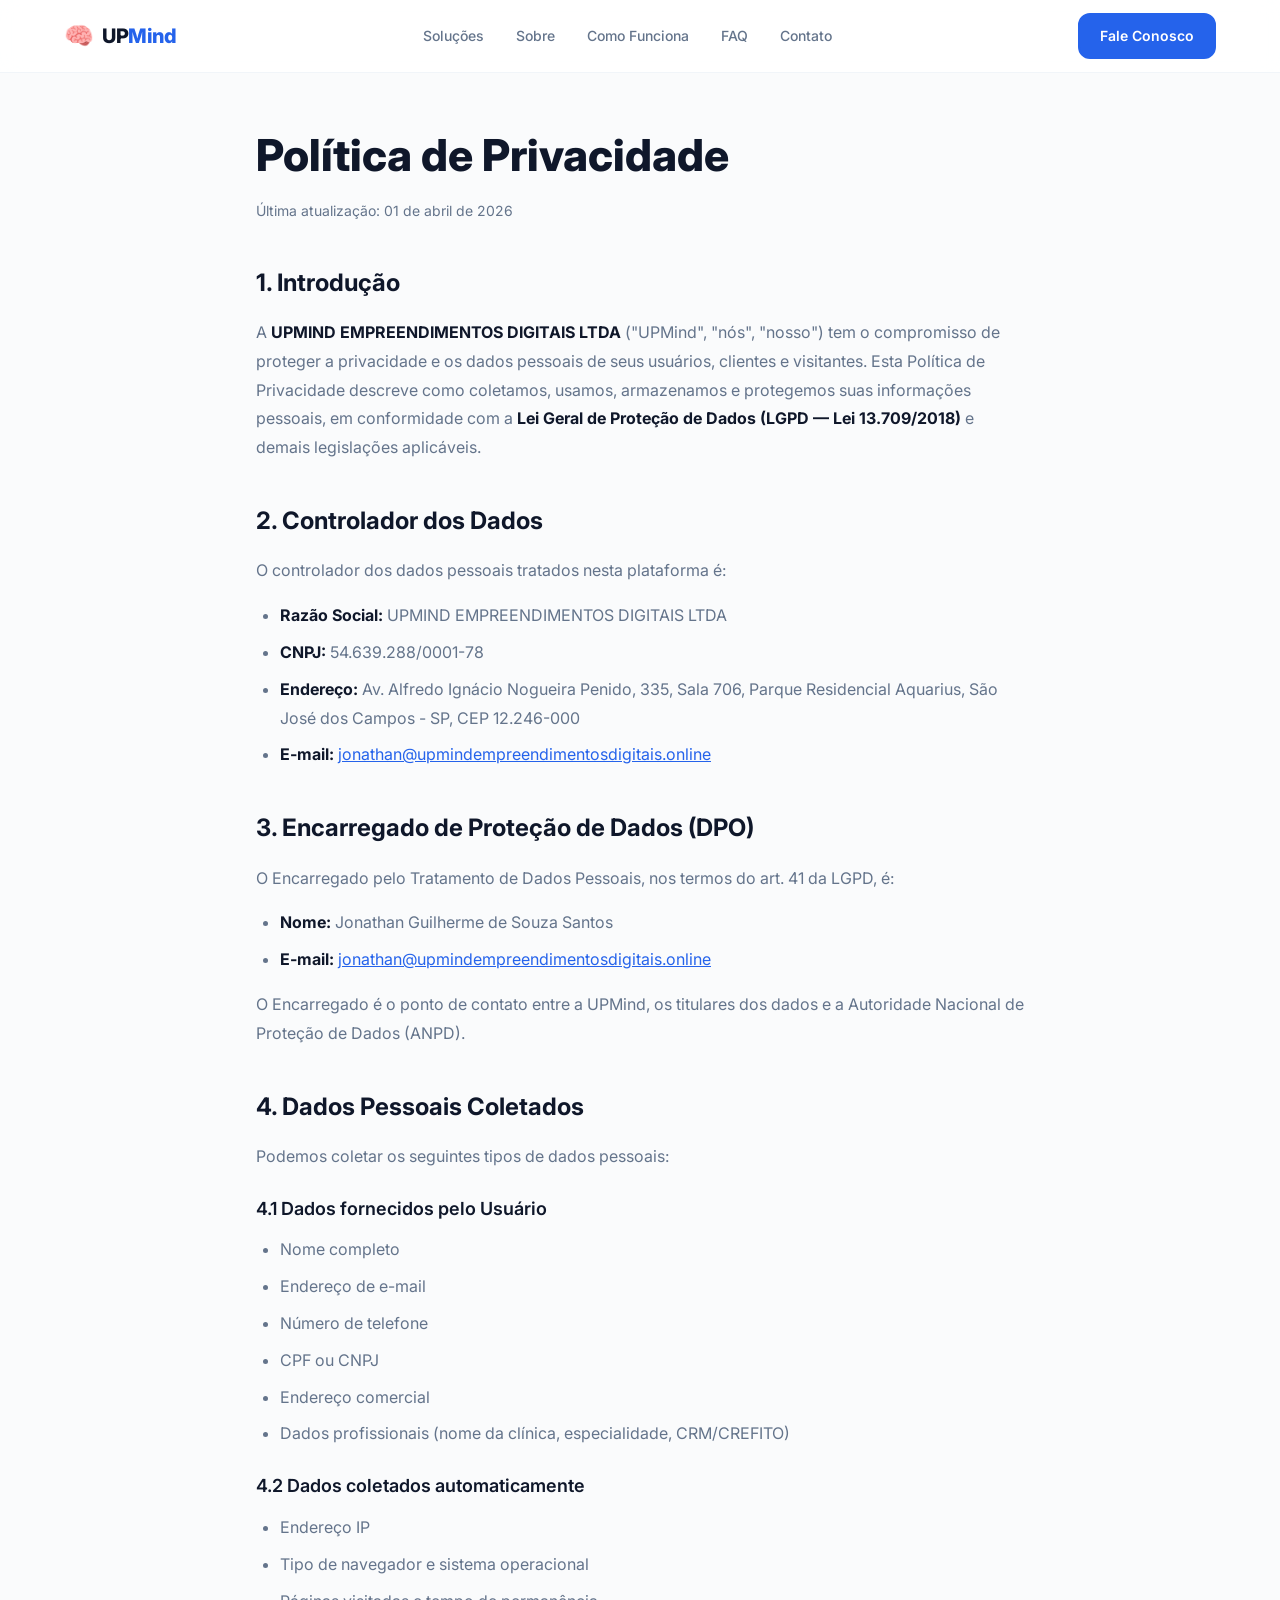
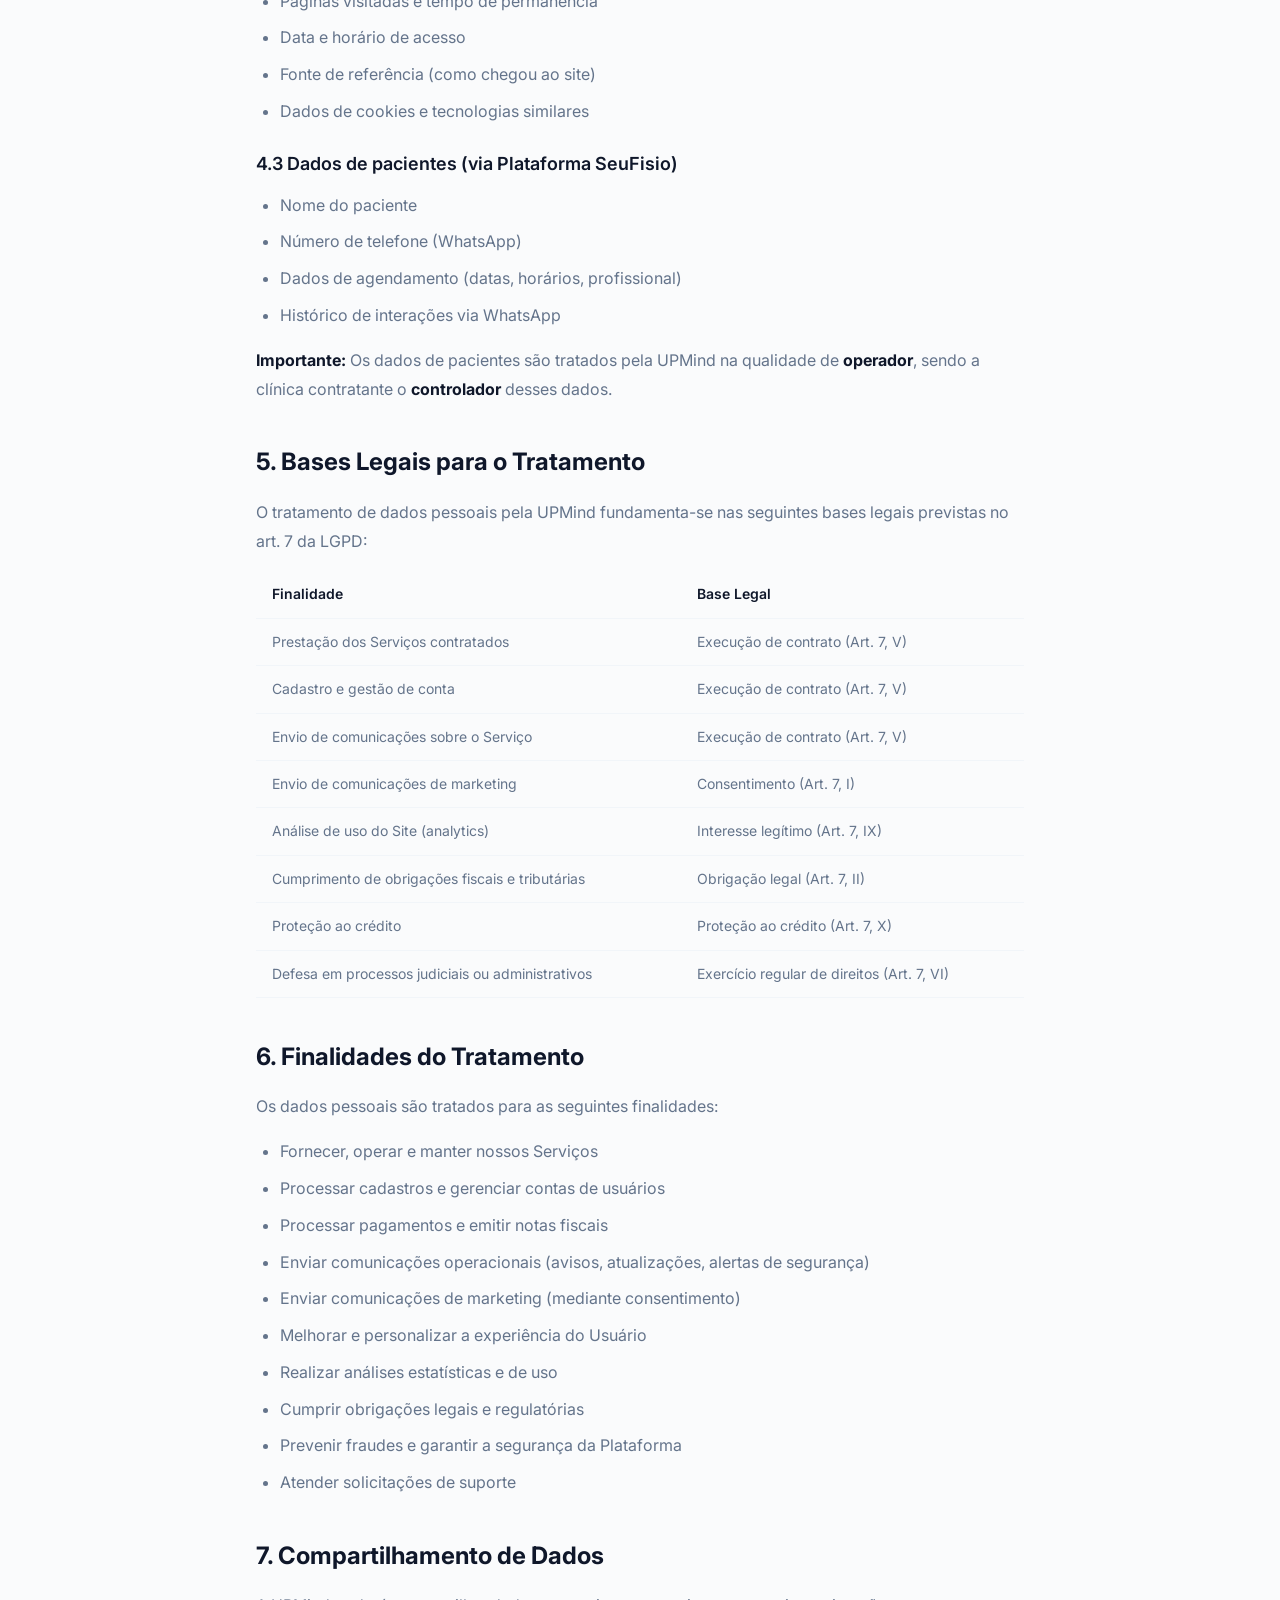
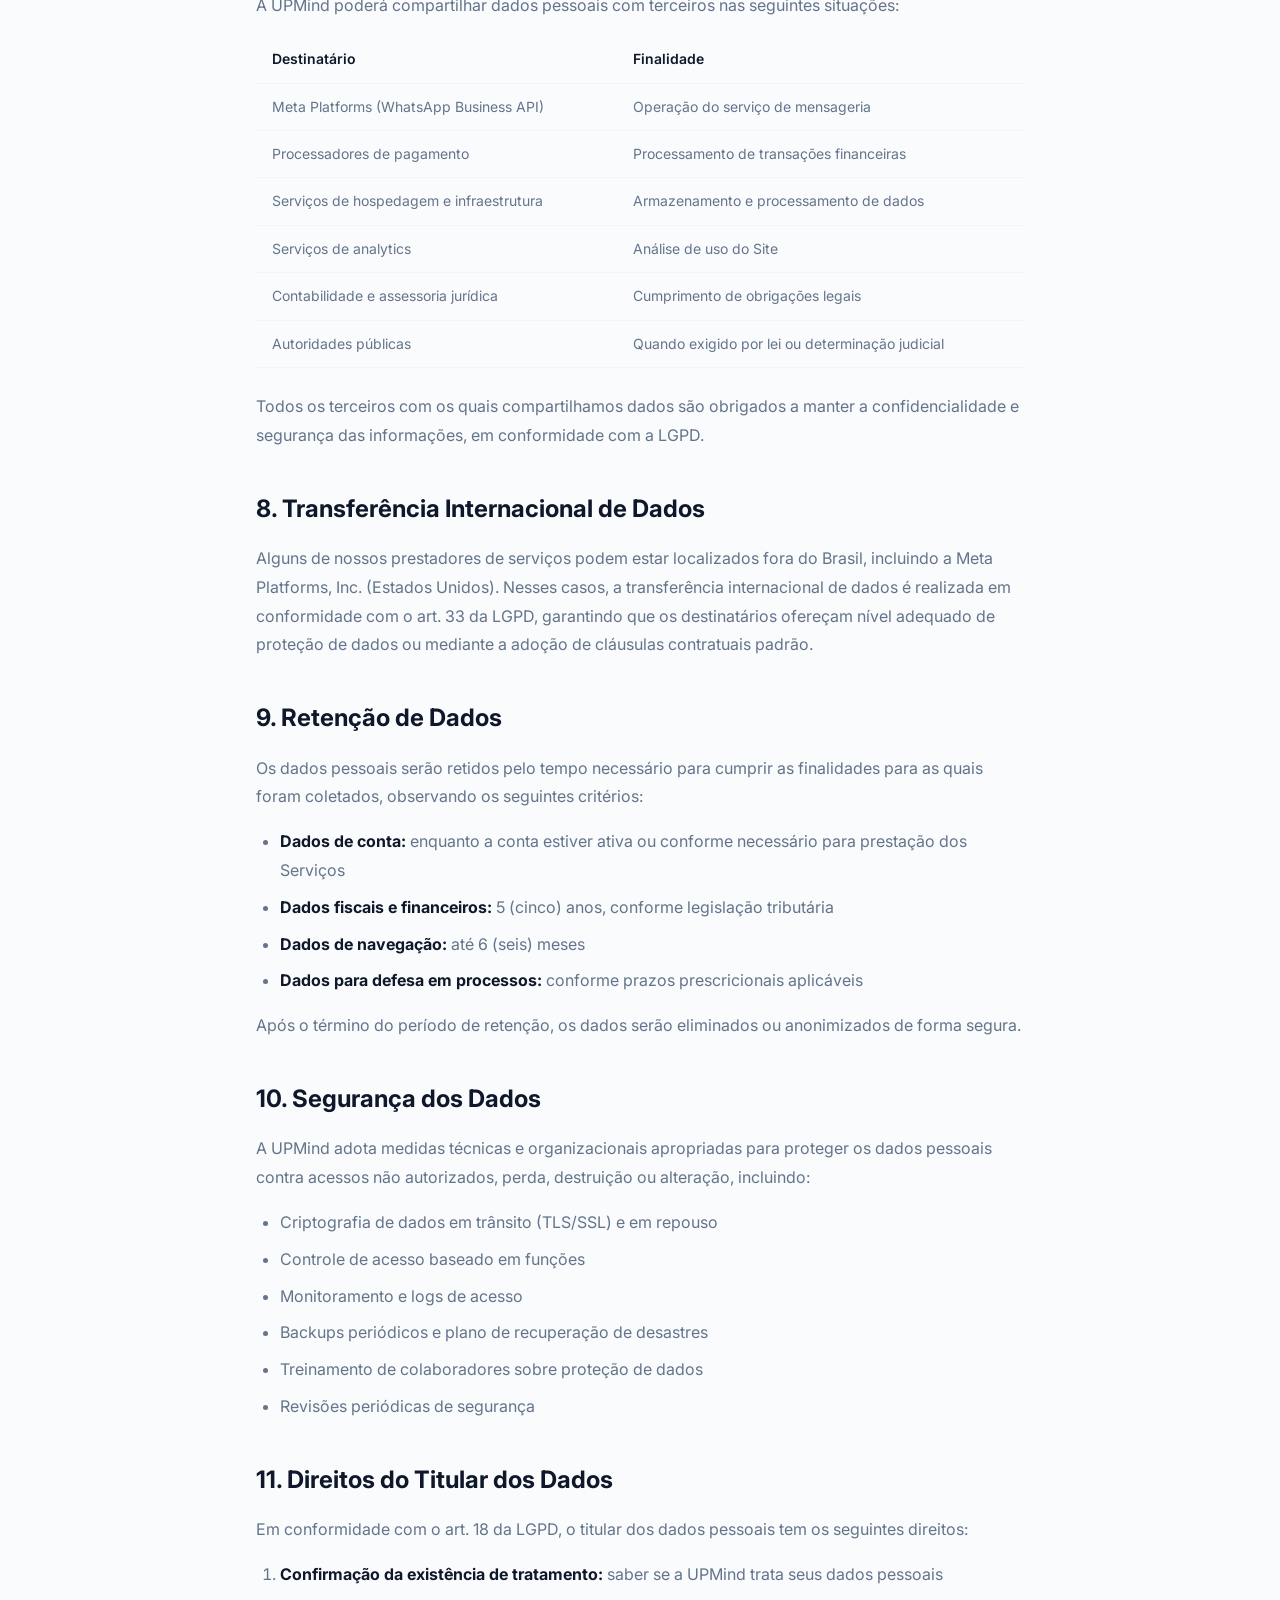
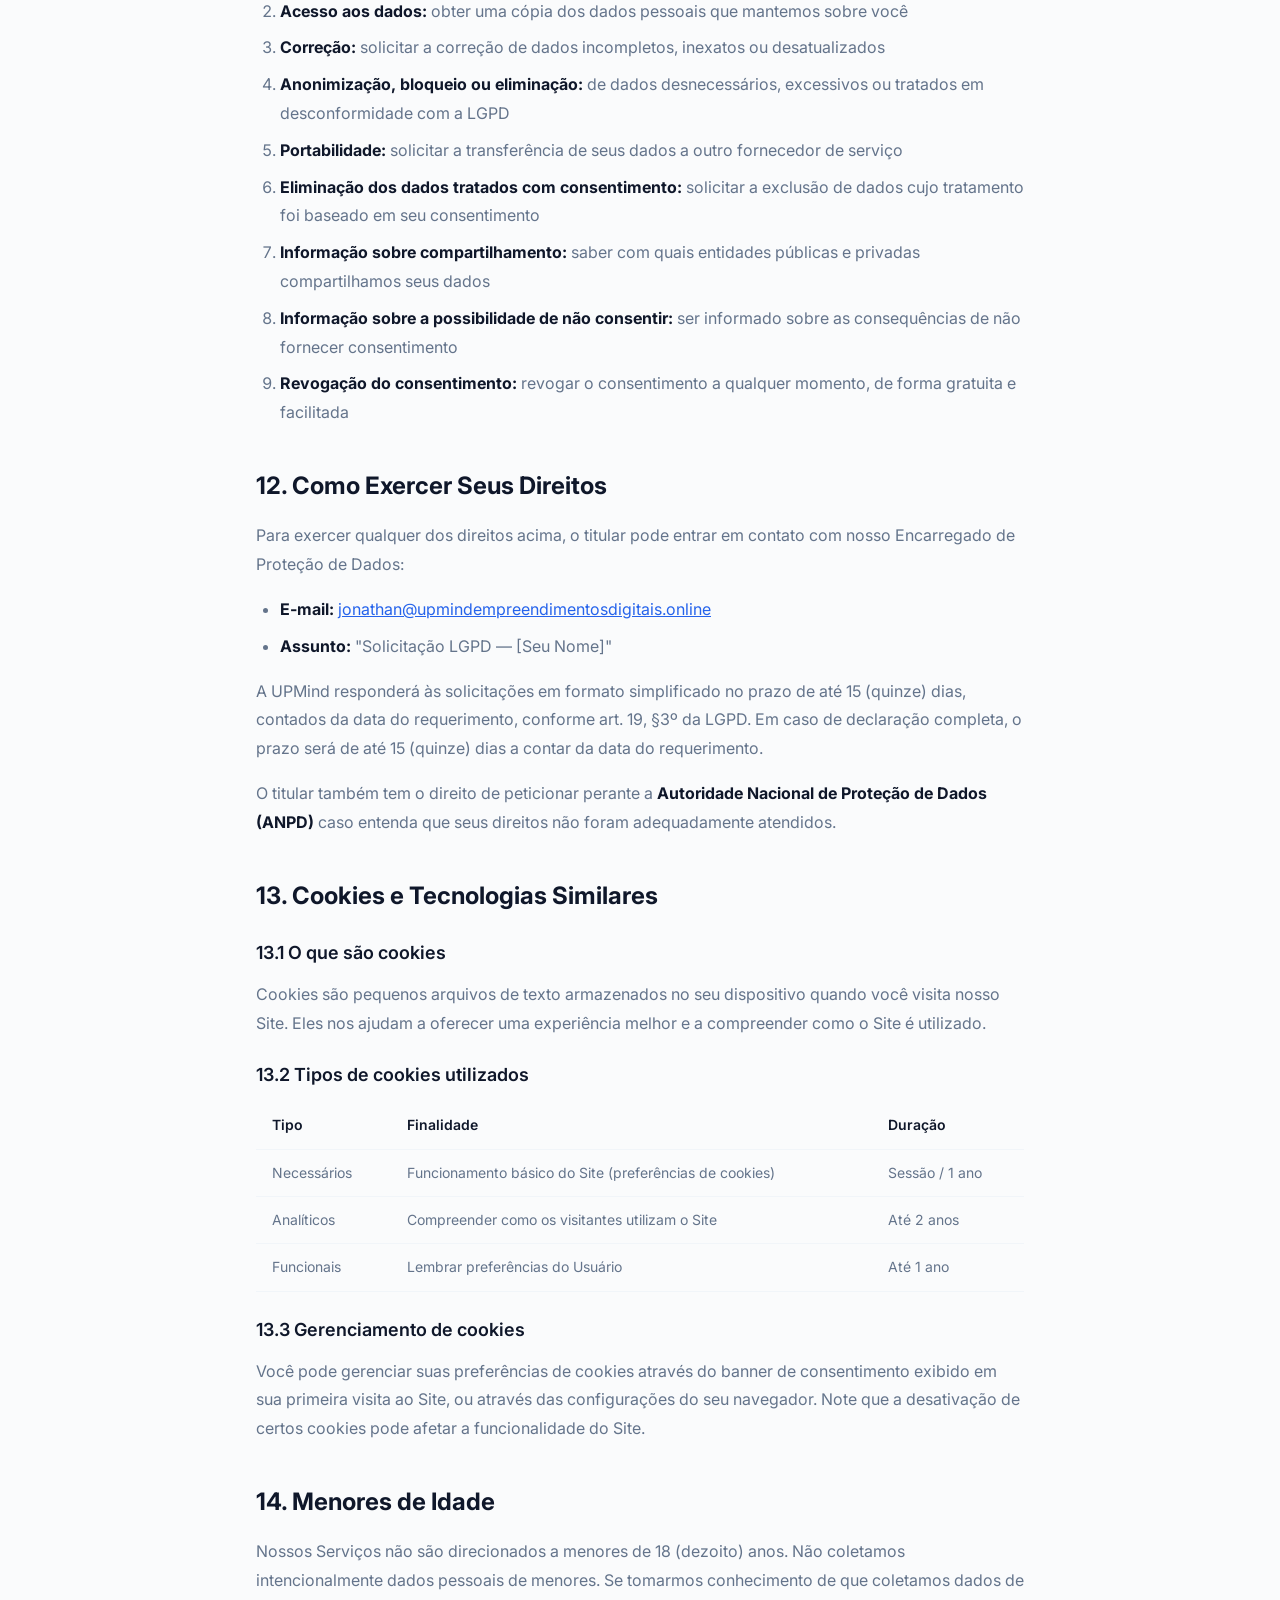
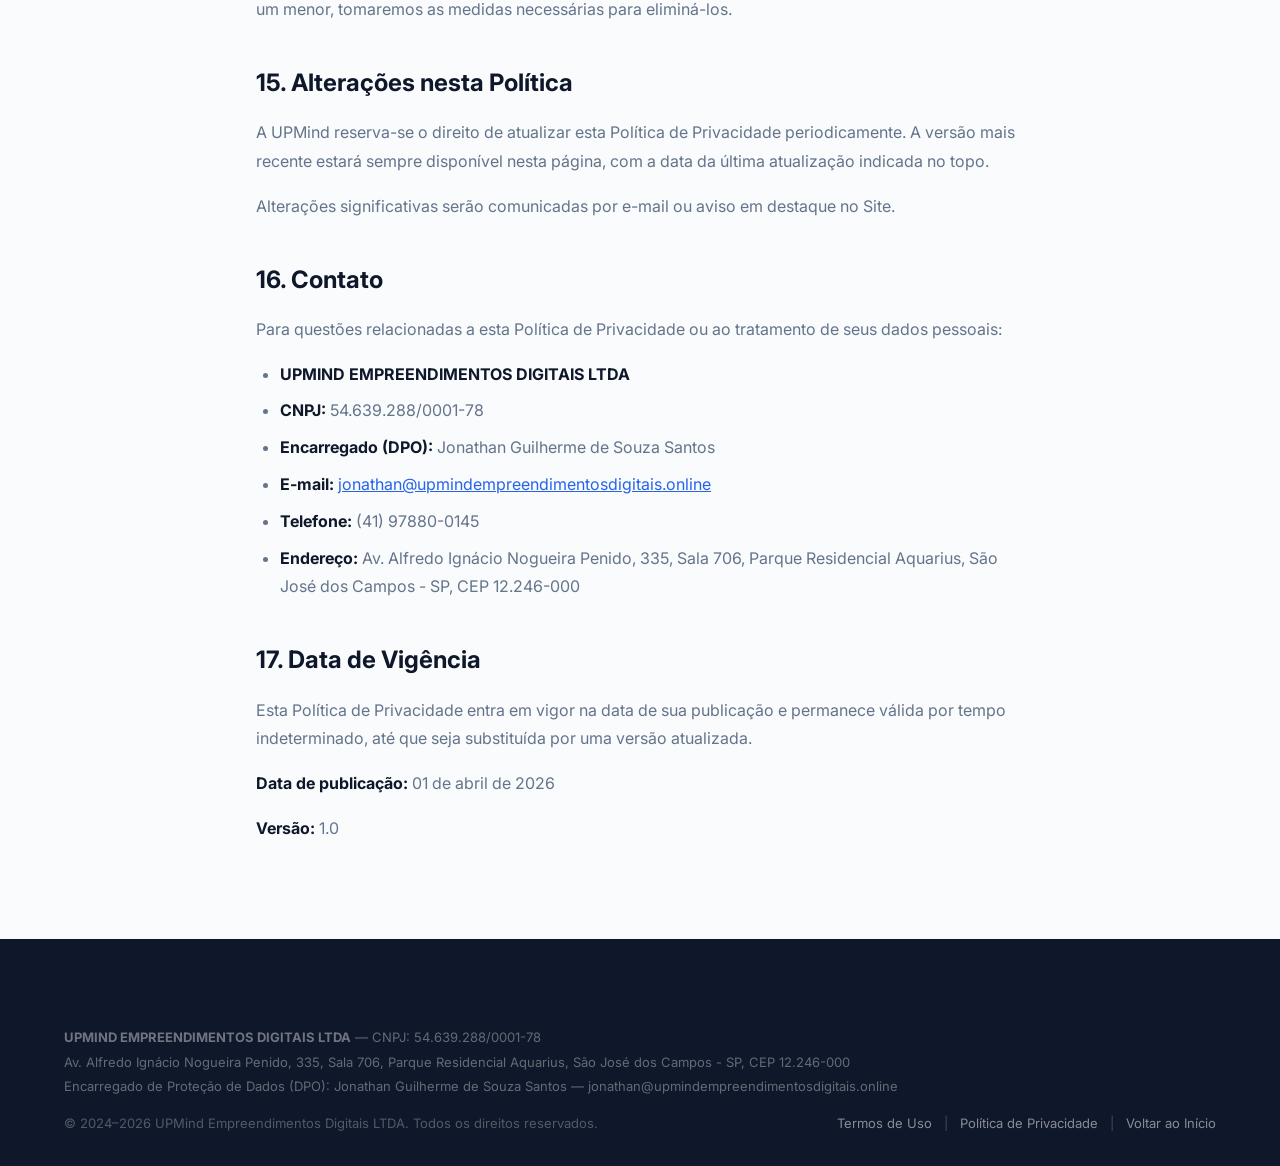
<file: politica-de-privacidade.html>
<!DOCTYPE html>
<html lang="pt-BR">
<head>
    <meta charset="UTF-8">
    <meta name="viewport" content="width=device-width, initial-scale=1.0">
    <title>Política de Privacidade | UPMind Empreendimentos Digitais</title>
    <meta name="description" content="Política de Privacidade da UPMind Empreendimentos Digitais LTDA, em conformidade com a LGPD (Lei 13.709/2018).">
    <meta name="robots" content="index, follow">
    <link rel="canonical" href="https://upmindempreendimentosdigitais.online/politica-de-privacidade.html">
    <meta name="facebook-domain-verification" content="sbt6xcdj2dzagbod5oypzolxrp2r9v">

    <meta property="og:type" content="website">
    <meta property="og:title" content="Política de Privacidade | UPMind Empreendimentos Digitais">
    <meta property="og:url" content="https://upmindempreendimentosdigitais.online/politica-de-privacidade.html">
    <meta property="og:site_name" content="UPMind Empreendimentos Digitais">

    <link rel="icon" type="image/svg+xml" href="data:image/svg+xml,<svg xmlns='http://www.w3.org/2000/svg' viewBox='0 0 100 100'><text y='.9em' font-size='90'>🧠</text></svg>">
    <link rel="preconnect" href="https://fonts.googleapis.com">
    <link rel="preconnect" href="https://fonts.gstatic.com" crossorigin>
    <link href="https://fonts.googleapis.com/css2?family=Inter:wght@400;500;600;700;800&display=swap" rel="stylesheet">
    <link rel="stylesheet" href="css/style.css">

    <style>
        .legal-page { padding: 120px 0 80px; }
        .legal-page h1 { font-size: var(--text-3xl); font-weight: 800; margin-bottom: 8px; }
        .legal-page .legal-date { font-size: var(--text-sm); color: var(--color-text-muted); margin-bottom: 40px; }
        .legal-content { max-width: 768px; margin: 0 auto; }
        .legal-content h2 { font-size: var(--text-xl); font-weight: 700; margin: 40px 0 16px; color: var(--color-text); }
        .legal-content h3 { font-size: var(--text-lg); font-weight: 600; margin: 24px 0 12px; }
        .legal-content p { color: var(--color-text-muted); line-height: 1.8; margin-bottom: 16px; }
        .legal-content ul, .legal-content ol { color: var(--color-text-muted); line-height: 1.8; margin-bottom: 16px; padding-left: 24px; }
        .legal-content li { margin-bottom: 8px; list-style: disc; }
        .legal-content ol li { list-style: decimal; }
        .legal-content a { color: var(--color-primary); text-decoration: underline; }
        .legal-content strong { color: var(--color-text); }
        .legal-content table { width: 100%; border-collapse: collapse; margin-bottom: 24px; font-size: var(--text-sm); }
        .legal-content th, .legal-content td { padding: 12px 16px; text-align: left; border-bottom: 1px solid var(--color-border-light); color: var(--color-text-muted); }
        .legal-content th { font-weight: 600; color: var(--color-text); background: var(--color-bg); }
    </style>
</head>
<body>
    <header class="navbar" id="navbar">
        <div class="container navbar__inner">
            <a href="/" class="navbar__logo" aria-label="UPMind - Pagina inicial">
                <span class="logo-icon">🧠</span>
                <span class="logo-text">UP<span class="logo-highlight">Mind</span></span>
            </a>
            <nav class="navbar__nav" id="nav-menu" aria-label="Menu principal">
                <ul class="navbar__links">
                    <li><a href="index.html#solucoes">Soluções</a></li>
                    <li><a href="index.html#sobre">Sobre</a></li>
                    <li><a href="index.html#como-funciona">Como Funciona</a></li>
                    <li><a href="index.html#faq">FAQ</a></li>
                    <li><a href="index.html#contato">Contato</a></li>
                </ul>
            </nav>
            <a href="index.html#contato" class="btn btn--primary navbar__cta">Fale Conosco</a>
            <button class="navbar__toggle" id="nav-toggle" aria-label="Abrir menu" aria-expanded="false" aria-controls="nav-menu">
                <span class="navbar__toggle-line"></span>
                <span class="navbar__toggle-line"></span>
                <span class="navbar__toggle-line"></span>
            </button>
        </div>
    </header>

    <main>
        <section class="legal-page">
            <div class="container">
                <div class="legal-content">
                    <h1>Política de Privacidade</h1>
                    <p class="legal-date">Última atualização: 01 de abril de 2026</p>

                    <h2>1. Introdução</h2>
                    <p>A <strong>UPMIND EMPREENDIMENTOS DIGITAIS LTDA</strong> ("UPMind", "nós", "nosso") tem o compromisso de proteger a privacidade e os dados pessoais de seus usuários, clientes e visitantes. Esta Política de Privacidade descreve como coletamos, usamos, armazenamos e protegemos suas informações pessoais, em conformidade com a <strong>Lei Geral de Proteção de Dados (LGPD — Lei 13.709/2018)</strong> e demais legislações aplicáveis.</p>

                    <h2>2. Controlador dos Dados</h2>
                    <p>O controlador dos dados pessoais tratados nesta plataforma é:</p>
                    <ul>
                        <li><strong>Razão Social:</strong> UPMIND EMPREENDIMENTOS DIGITAIS LTDA</li>
                        <li><strong>CNPJ:</strong> 54.639.288/0001-78</li>
                        <li><strong>Endereço:</strong> Av. Alfredo Ignácio Nogueira Penido, 335, Sala 706, Parque Residencial Aquarius, São José dos Campos - SP, CEP 12.246-000</li>
                        <li><strong>E-mail:</strong> <a href="mailto:jonathan@upmindempreendimentosdigitais.online">jonathan@upmindempreendimentosdigitais.online</a></li>
                    </ul>

                    <h2>3. Encarregado de Proteção de Dados (DPO)</h2>
                    <p>O Encarregado pelo Tratamento de Dados Pessoais, nos termos do art. 41 da LGPD, é:</p>
                    <ul>
                        <li><strong>Nome:</strong> Jonathan Guilherme de Souza Santos</li>
                        <li><strong>E-mail:</strong> <a href="mailto:jonathan@upmindempreendimentosdigitais.online">jonathan@upmindempreendimentosdigitais.online</a></li>
                    </ul>
                    <p>O Encarregado é o ponto de contato entre a UPMind, os titulares dos dados e a Autoridade Nacional de Proteção de Dados (ANPD).</p>

                    <h2>4. Dados Pessoais Coletados</h2>
                    <p>Podemos coletar os seguintes tipos de dados pessoais:</p>

                    <h3>4.1 Dados fornecidos pelo Usuário</h3>
                    <ul>
                        <li>Nome completo</li>
                        <li>Endereço de e-mail</li>
                        <li>Número de telefone</li>
                        <li>CPF ou CNPJ</li>
                        <li>Endereço comercial</li>
                        <li>Dados profissionais (nome da clínica, especialidade, CRM/CREFITO)</li>
                    </ul>

                    <h3>4.2 Dados coletados automaticamente</h3>
                    <ul>
                        <li>Endereço IP</li>
                        <li>Tipo de navegador e sistema operacional</li>
                        <li>Páginas visitadas e tempo de permanência</li>
                        <li>Data e horário de acesso</li>
                        <li>Fonte de referência (como chegou ao site)</li>
                        <li>Dados de cookies e tecnologias similares</li>
                    </ul>

                    <h3>4.3 Dados de pacientes (via Plataforma SeuFisio)</h3>
                    <ul>
                        <li>Nome do paciente</li>
                        <li>Número de telefone (WhatsApp)</li>
                        <li>Dados de agendamento (datas, horários, profissional)</li>
                        <li>Histórico de interações via WhatsApp</li>
                    </ul>
                    <p><strong>Importante:</strong> Os dados de pacientes são tratados pela UPMind na qualidade de <strong>operador</strong>, sendo a clínica contratante o <strong>controlador</strong> desses dados.</p>

                    <h2>5. Bases Legais para o Tratamento</h2>
                    <p>O tratamento de dados pessoais pela UPMind fundamenta-se nas seguintes bases legais previstas no art. 7 da LGPD:</p>

                    <table>
                        <thead>
                            <tr>
                                <th>Finalidade</th>
                                <th>Base Legal</th>
                            </tr>
                        </thead>
                        <tbody>
                            <tr>
                                <td>Prestação dos Serviços contratados</td>
                                <td>Execução de contrato (Art. 7, V)</td>
                            </tr>
                            <tr>
                                <td>Cadastro e gestão de conta</td>
                                <td>Execução de contrato (Art. 7, V)</td>
                            </tr>
                            <tr>
                                <td>Envio de comunicações sobre o Serviço</td>
                                <td>Execução de contrato (Art. 7, V)</td>
                            </tr>
                            <tr>
                                <td>Envio de comunicações de marketing</td>
                                <td>Consentimento (Art. 7, I)</td>
                            </tr>
                            <tr>
                                <td>Análise de uso do Site (analytics)</td>
                                <td>Interesse legítimo (Art. 7, IX)</td>
                            </tr>
                            <tr>
                                <td>Cumprimento de obrigações fiscais e tributárias</td>
                                <td>Obrigação legal (Art. 7, II)</td>
                            </tr>
                            <tr>
                                <td>Proteção ao crédito</td>
                                <td>Proteção ao crédito (Art. 7, X)</td>
                            </tr>
                            <tr>
                                <td>Defesa em processos judiciais ou administrativos</td>
                                <td>Exercício regular de direitos (Art. 7, VI)</td>
                            </tr>
                        </tbody>
                    </table>

                    <h2>6. Finalidades do Tratamento</h2>
                    <p>Os dados pessoais são tratados para as seguintes finalidades:</p>
                    <ul>
                        <li>Fornecer, operar e manter nossos Serviços</li>
                        <li>Processar cadastros e gerenciar contas de usuários</li>
                        <li>Processar pagamentos e emitir notas fiscais</li>
                        <li>Enviar comunicações operacionais (avisos, atualizações, alertas de segurança)</li>
                        <li>Enviar comunicações de marketing (mediante consentimento)</li>
                        <li>Melhorar e personalizar a experiência do Usuário</li>
                        <li>Realizar análises estatísticas e de uso</li>
                        <li>Cumprir obrigações legais e regulatórias</li>
                        <li>Prevenir fraudes e garantir a segurança da Plataforma</li>
                        <li>Atender solicitações de suporte</li>
                    </ul>

                    <h2>7. Compartilhamento de Dados</h2>
                    <p>A UPMind poderá compartilhar dados pessoais com terceiros nas seguintes situações:</p>

                    <table>
                        <thead>
                            <tr>
                                <th>Destinatário</th>
                                <th>Finalidade</th>
                            </tr>
                        </thead>
                        <tbody>
                            <tr>
                                <td>Meta Platforms (WhatsApp Business API)</td>
                                <td>Operação do serviço de mensageria</td>
                            </tr>
                            <tr>
                                <td>Processadores de pagamento</td>
                                <td>Processamento de transações financeiras</td>
                            </tr>
                            <tr>
                                <td>Serviços de hospedagem e infraestrutura</td>
                                <td>Armazenamento e processamento de dados</td>
                            </tr>
                            <tr>
                                <td>Serviços de analytics</td>
                                <td>Análise de uso do Site</td>
                            </tr>
                            <tr>
                                <td>Contabilidade e assessoria jurídica</td>
                                <td>Cumprimento de obrigações legais</td>
                            </tr>
                            <tr>
                                <td>Autoridades públicas</td>
                                <td>Quando exigido por lei ou determinação judicial</td>
                            </tr>
                        </tbody>
                    </table>
                    <p>Todos os terceiros com os quais compartilhamos dados são obrigados a manter a confidencialidade e segurança das informações, em conformidade com a LGPD.</p>

                    <h2>8. Transferência Internacional de Dados</h2>
                    <p>Alguns de nossos prestadores de serviços podem estar localizados fora do Brasil, incluindo a Meta Platforms, Inc. (Estados Unidos). Nesses casos, a transferência internacional de dados é realizada em conformidade com o art. 33 da LGPD, garantindo que os destinatários ofereçam nível adequado de proteção de dados ou mediante a adoção de cláusulas contratuais padrão.</p>

                    <h2>9. Retenção de Dados</h2>
                    <p>Os dados pessoais serão retidos pelo tempo necessário para cumprir as finalidades para as quais foram coletados, observando os seguintes critérios:</p>
                    <ul>
                        <li><strong>Dados de conta:</strong> enquanto a conta estiver ativa ou conforme necessário para prestação dos Serviços</li>
                        <li><strong>Dados fiscais e financeiros:</strong> 5 (cinco) anos, conforme legislação tributária</li>
                        <li><strong>Dados de navegação:</strong> até 6 (seis) meses</li>
                        <li><strong>Dados para defesa em processos:</strong> conforme prazos prescricionais aplicáveis</li>
                    </ul>
                    <p>Após o término do período de retenção, os dados serão eliminados ou anonimizados de forma segura.</p>

                    <h2>10. Segurança dos Dados</h2>
                    <p>A UPMind adota medidas técnicas e organizacionais apropriadas para proteger os dados pessoais contra acessos não autorizados, perda, destruição ou alteração, incluindo:</p>
                    <ul>
                        <li>Criptografia de dados em trânsito (TLS/SSL) e em repouso</li>
                        <li>Controle de acesso baseado em funções</li>
                        <li>Monitoramento e logs de acesso</li>
                        <li>Backups periódicos e plano de recuperação de desastres</li>
                        <li>Treinamento de colaboradores sobre proteção de dados</li>
                        <li>Revisões periódicas de segurança</li>
                    </ul>

                    <h2>11. Direitos do Titular dos Dados</h2>
                    <p>Em conformidade com o art. 18 da LGPD, o titular dos dados pessoais tem os seguintes direitos:</p>
                    <ol>
                        <li><strong>Confirmação da existência de tratamento:</strong> saber se a UPMind trata seus dados pessoais</li>
                        <li><strong>Acesso aos dados:</strong> obter uma cópia dos dados pessoais que mantemos sobre você</li>
                        <li><strong>Correção:</strong> solicitar a correção de dados incompletos, inexatos ou desatualizados</li>
                        <li><strong>Anonimização, bloqueio ou eliminação:</strong> de dados desnecessários, excessivos ou tratados em desconformidade com a LGPD</li>
                        <li><strong>Portabilidade:</strong> solicitar a transferência de seus dados a outro fornecedor de serviço</li>
                        <li><strong>Eliminação dos dados tratados com consentimento:</strong> solicitar a exclusão de dados cujo tratamento foi baseado em seu consentimento</li>
                        <li><strong>Informação sobre compartilhamento:</strong> saber com quais entidades públicas e privadas compartilhamos seus dados</li>
                        <li><strong>Informação sobre a possibilidade de não consentir:</strong> ser informado sobre as consequências de não fornecer consentimento</li>
                        <li><strong>Revogação do consentimento:</strong> revogar o consentimento a qualquer momento, de forma gratuita e facilitada</li>
                    </ol>

                    <h2>12. Como Exercer Seus Direitos</h2>
                    <p>Para exercer qualquer dos direitos acima, o titular pode entrar em contato com nosso Encarregado de Proteção de Dados:</p>
                    <ul>
                        <li><strong>E-mail:</strong> <a href="mailto:jonathan@upmindempreendimentosdigitais.online">jonathan@upmindempreendimentosdigitais.online</a></li>
                        <li><strong>Assunto:</strong> "Solicitação LGPD — [Seu Nome]"</li>
                    </ul>
                    <p>A UPMind responderá às solicitações em formato simplificado no prazo de até 15 (quinze) dias, contados da data do requerimento, conforme art. 19, §3º da LGPD. Em caso de declaração completa, o prazo será de até 15 (quinze) dias a contar da data do requerimento.</p>
                    <p>O titular também tem o direito de peticionar perante a <strong>Autoridade Nacional de Proteção de Dados (ANPD)</strong> caso entenda que seus direitos não foram adequadamente atendidos.</p>

                    <h2>13. Cookies e Tecnologias Similares</h2>
                    <h3>13.1 O que são cookies</h3>
                    <p>Cookies são pequenos arquivos de texto armazenados no seu dispositivo quando você visita nosso Site. Eles nos ajudam a oferecer uma experiência melhor e a compreender como o Site é utilizado.</p>

                    <h3>13.2 Tipos de cookies utilizados</h3>
                    <table>
                        <thead>
                            <tr>
                                <th>Tipo</th>
                                <th>Finalidade</th>
                                <th>Duração</th>
                            </tr>
                        </thead>
                        <tbody>
                            <tr>
                                <td>Necessários</td>
                                <td>Funcionamento básico do Site (preferências de cookies)</td>
                                <td>Sessão / 1 ano</td>
                            </tr>
                            <tr>
                                <td>Analíticos</td>
                                <td>Compreender como os visitantes utilizam o Site</td>
                                <td>Até 2 anos</td>
                            </tr>
                            <tr>
                                <td>Funcionais</td>
                                <td>Lembrar preferências do Usuário</td>
                                <td>Até 1 ano</td>
                            </tr>
                        </tbody>
                    </table>

                    <h3>13.3 Gerenciamento de cookies</h3>
                    <p>Você pode gerenciar suas preferências de cookies através do banner de consentimento exibido em sua primeira visita ao Site, ou através das configurações do seu navegador. Note que a desativação de certos cookies pode afetar a funcionalidade do Site.</p>

                    <h2>14. Menores de Idade</h2>
                    <p>Nossos Serviços não são direcionados a menores de 18 (dezoito) anos. Não coletamos intencionalmente dados pessoais de menores. Se tomarmos conhecimento de que coletamos dados de um menor, tomaremos as medidas necessárias para eliminá-los.</p>

                    <h2>15. Alterações nesta Política</h2>
                    <p>A UPMind reserva-se o direito de atualizar esta Política de Privacidade periodicamente. A versão mais recente estará sempre disponível nesta página, com a data da última atualização indicada no topo.</p>
                    <p>Alterações significativas serão comunicadas por e-mail ou aviso em destaque no Site.</p>

                    <h2>16. Contato</h2>
                    <p>Para questões relacionadas a esta Política de Privacidade ou ao tratamento de seus dados pessoais:</p>
                    <ul>
                        <li><strong>UPMIND EMPREENDIMENTOS DIGITAIS LTDA</strong></li>
                        <li><strong>CNPJ:</strong> 54.639.288/0001-78</li>
                        <li><strong>Encarregado (DPO):</strong> Jonathan Guilherme de Souza Santos</li>
                        <li><strong>E-mail:</strong> <a href="mailto:jonathan@upmindempreendimentosdigitais.online">jonathan@upmindempreendimentosdigitais.online</a></li>
                        <li><strong>Telefone:</strong> (41) 97880-0145</li>
                        <li><strong>Endereço:</strong> Av. Alfredo Ignácio Nogueira Penido, 335, Sala 706, Parque Residencial Aquarius, São José dos Campos - SP, CEP 12.246-000</li>
                    </ul>

                    <h2>17. Data de Vigência</h2>
                    <p>Esta Política de Privacidade entra em vigor na data de sua publicação e permanece válida por tempo indeterminado, até que seja substituída por uma versão atualizada.</p>
                    <p><strong>Data de publicação:</strong> 01 de abril de 2026</p>
                    <p><strong>Versão:</strong> 1.0</p>
                </div>
            </div>
        </section>
    </main>

    <footer class="footer">
        <div class="container">
            <div class="footer__bottom" style="padding-top: 24px;">
                <div class="footer__legal">
                    <p><strong>UPMIND EMPREENDIMENTOS DIGITAIS LTDA</strong> — CNPJ: 54.639.288/0001-78</p>
                    <p>Av. Alfredo Ignácio Nogueira Penido, 335, Sala 706, Parque Residencial Aquarius, São José dos Campos - SP, CEP 12.246-000</p>
                    <p>Encarregado de Proteção de Dados (DPO): Jonathan Guilherme de Souza Santos — jonathan@upmindempreendimentosdigitais.online</p>
                </div>
                <div class="footer__copy">
                    <p>&copy; 2024–2026 UPMind Empreendimentos Digitais LTDA. Todos os direitos reservados.</p>
                    <div class="footer__legal-links">
                        <a href="termos-de-uso.html">Termos de Uso</a>
                        <span>|</span>
                        <a href="politica-de-privacidade.html">Política de Privacidade</a>
                        <span>|</span>
                        <a href="index.html">Voltar ao Início</a>
                    </div>
                </div>
            </div>
        </div>
    </footer>

    <script src="js/main.js"></script>
</body>
</html>
</file>
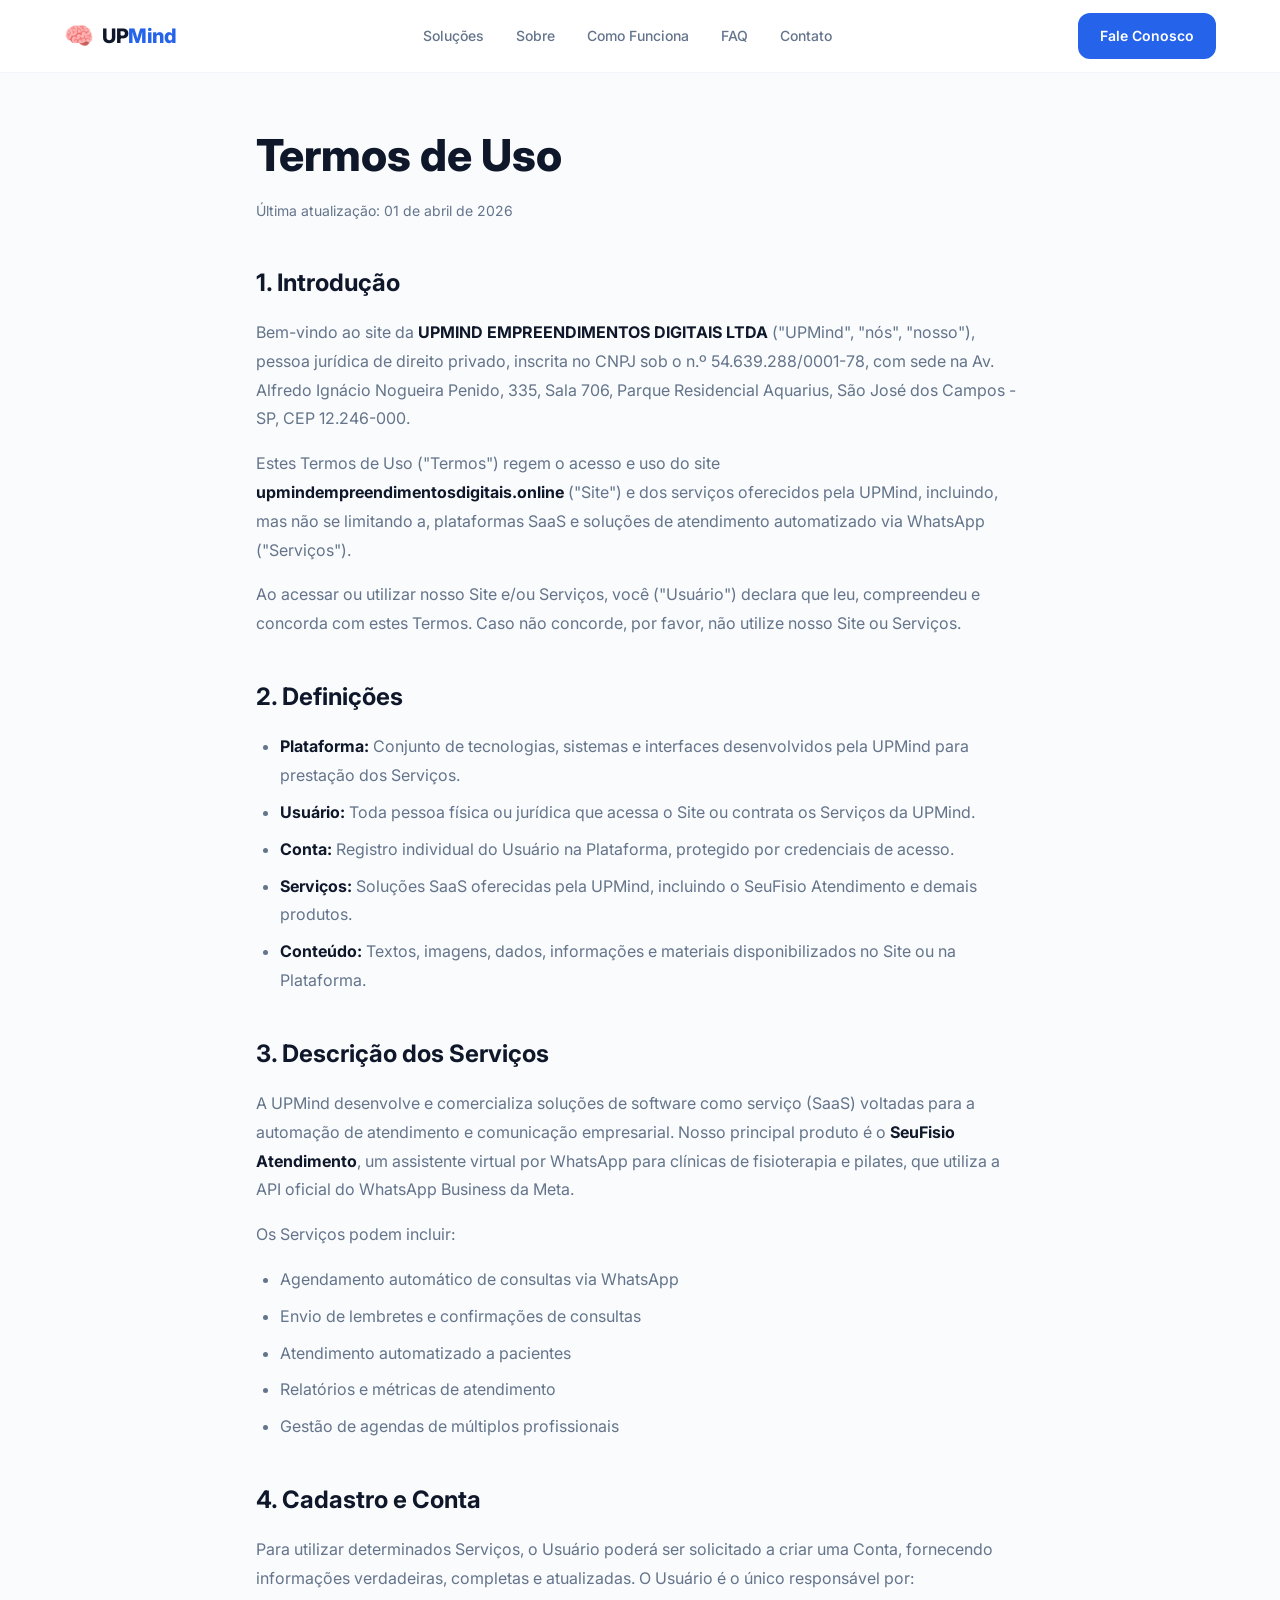
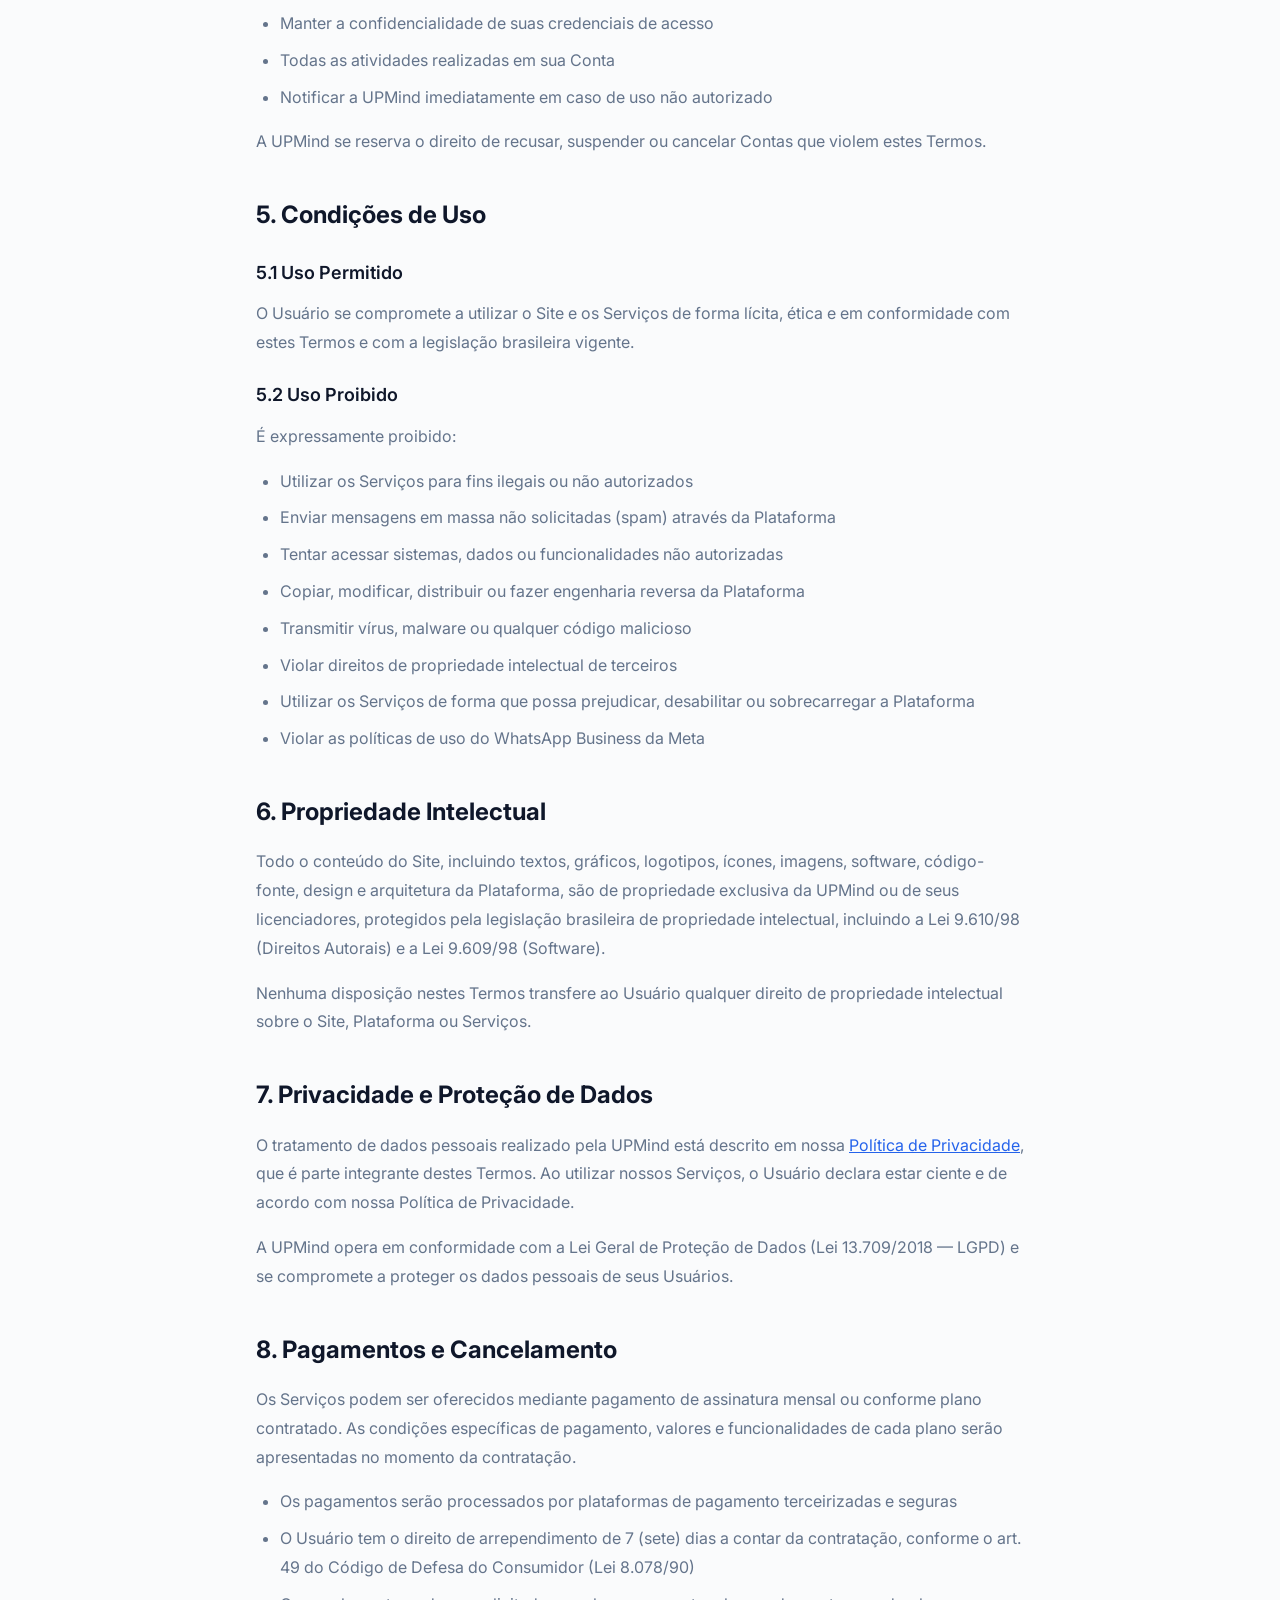
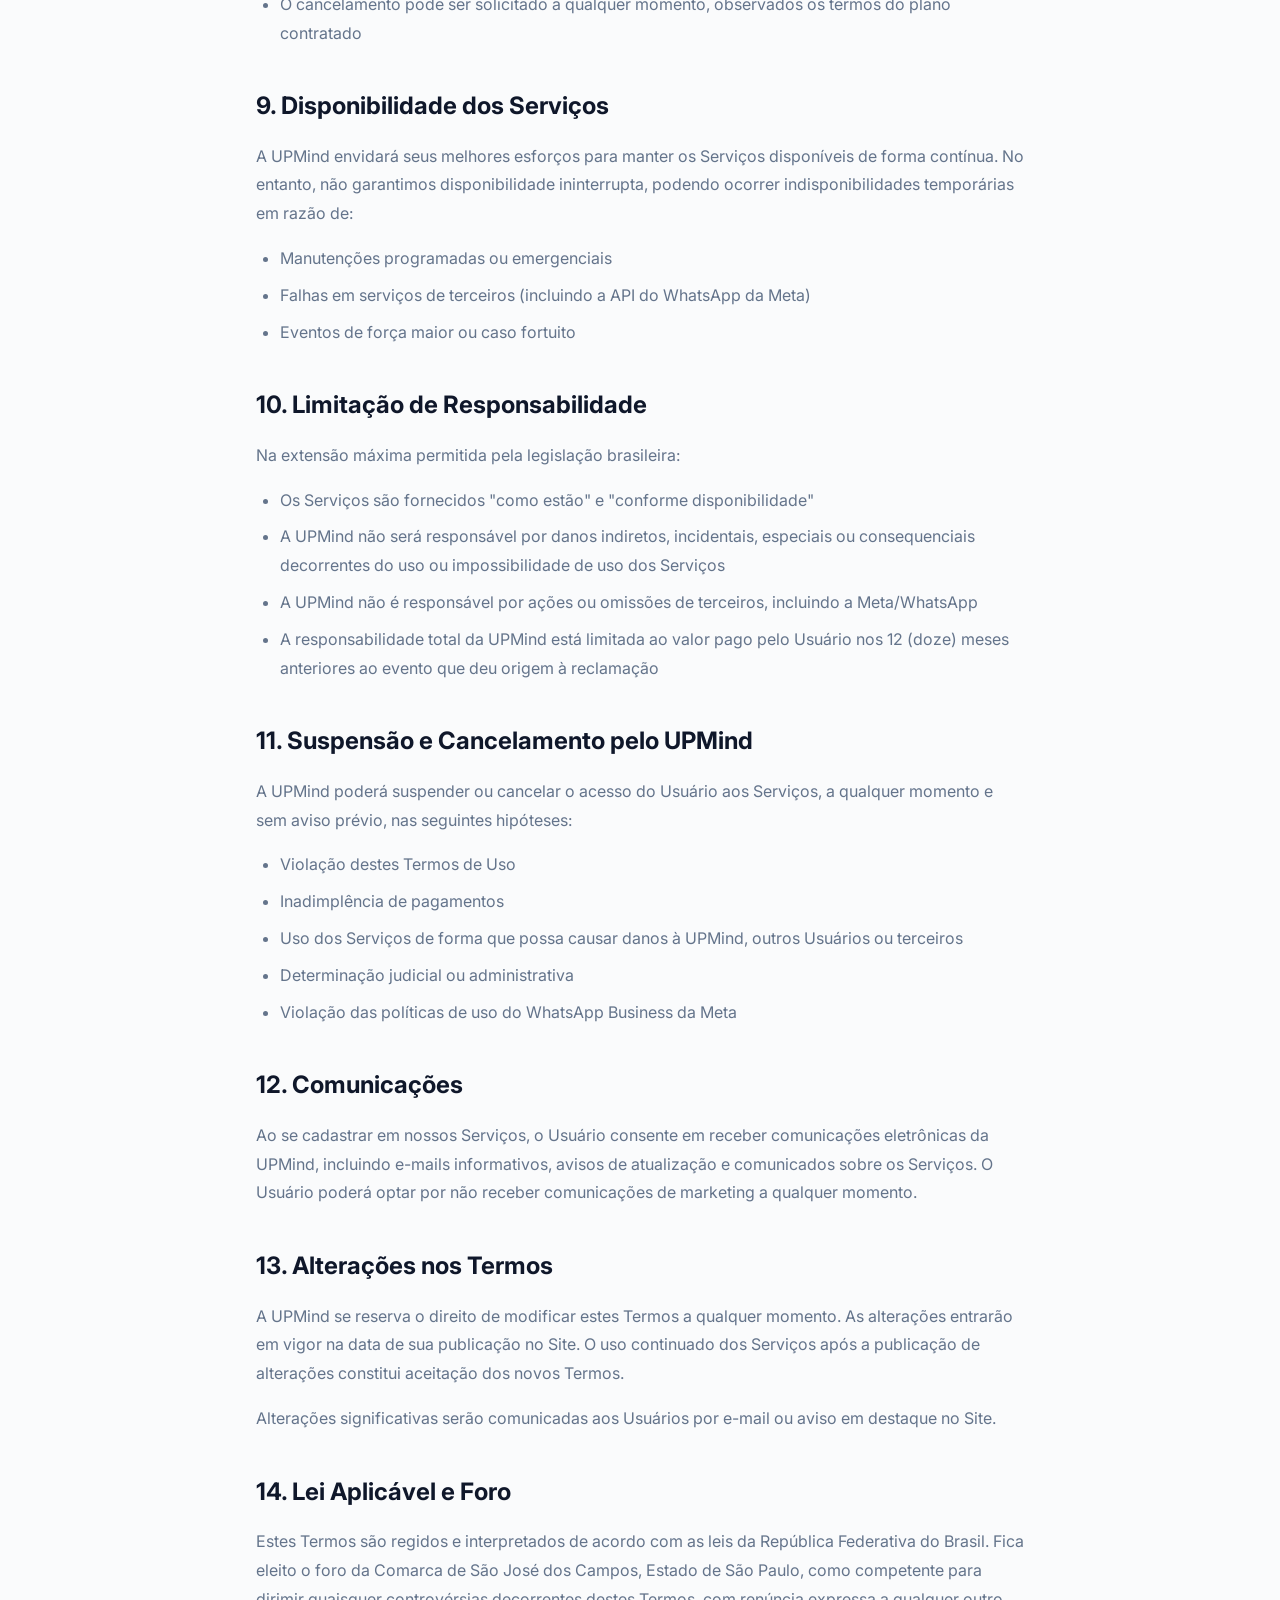
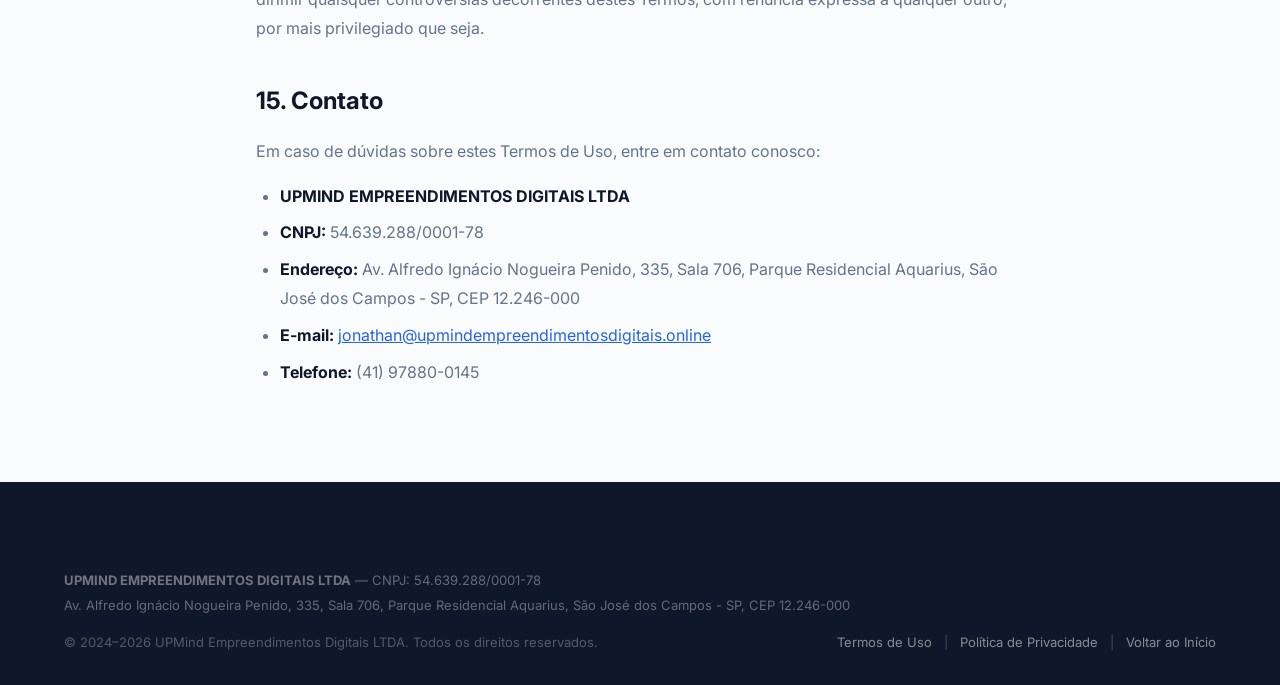
<file: termos-de-uso.html>
<!DOCTYPE html>
<html lang="pt-BR">
<head>
    <meta charset="UTF-8">
    <meta name="viewport" content="width=device-width, initial-scale=1.0">
    <title>Termos de Uso | UPMind Empreendimentos Digitais</title>
    <meta name="description" content="Termos de Uso da UPMind Empreendimentos Digitais LTDA. Leia atentamente antes de utilizar nossos serviços.">
    <meta name="robots" content="index, follow">
    <link rel="canonical" href="https://upmindempreendimentosdigitais.online/termos-de-uso.html">
    <meta name="facebook-domain-verification" content="sbt6xcdj2dzagbod5oypzolxrp2r9v">

    <meta property="og:type" content="website">
    <meta property="og:title" content="Termos de Uso | UPMind Empreendimentos Digitais">
    <meta property="og:url" content="https://upmindempreendimentosdigitais.online/termos-de-uso.html">
    <meta property="og:site_name" content="UPMind Empreendimentos Digitais">

    <link rel="icon" type="image/svg+xml" href="data:image/svg+xml,<svg xmlns='http://www.w3.org/2000/svg' viewBox='0 0 100 100'><text y='.9em' font-size='90'>🧠</text></svg>">
    <link rel="preconnect" href="https://fonts.googleapis.com">
    <link rel="preconnect" href="https://fonts.gstatic.com" crossorigin>
    <link href="https://fonts.googleapis.com/css2?family=Inter:wght@400;500;600;700;800&display=swap" rel="stylesheet">
    <link rel="stylesheet" href="css/style.css">

    <style>
        .legal-page { padding: 120px 0 80px; }
        .legal-page h1 { font-size: var(--text-3xl); font-weight: 800; margin-bottom: 8px; }
        .legal-page .legal-date { font-size: var(--text-sm); color: var(--color-text-muted); margin-bottom: 40px; }
        .legal-content { max-width: 768px; margin: 0 auto; }
        .legal-content h2 { font-size: var(--text-xl); font-weight: 700; margin: 40px 0 16px; color: var(--color-text); }
        .legal-content h3 { font-size: var(--text-lg); font-weight: 600; margin: 24px 0 12px; }
        .legal-content p { color: var(--color-text-muted); line-height: 1.8; margin-bottom: 16px; }
        .legal-content ul, .legal-content ol { color: var(--color-text-muted); line-height: 1.8; margin-bottom: 16px; padding-left: 24px; }
        .legal-content li { margin-bottom: 8px; list-style: disc; }
        .legal-content ol li { list-style: decimal; }
        .legal-content a { color: var(--color-primary); text-decoration: underline; }
        .legal-content strong { color: var(--color-text); }
    </style>
</head>
<body>
    <header class="navbar" id="navbar">
        <div class="container navbar__inner">
            <a href="/" class="navbar__logo" aria-label="UPMind - Pagina inicial">
                <span class="logo-icon">🧠</span>
                <span class="logo-text">UP<span class="logo-highlight">Mind</span></span>
            </a>
            <nav class="navbar__nav" id="nav-menu" aria-label="Menu principal">
                <ul class="navbar__links">
                    <li><a href="index.html#solucoes">Soluções</a></li>
                    <li><a href="index.html#sobre">Sobre</a></li>
                    <li><a href="index.html#como-funciona">Como Funciona</a></li>
                    <li><a href="index.html#faq">FAQ</a></li>
                    <li><a href="index.html#contato">Contato</a></li>
                </ul>
            </nav>
            <a href="index.html#contato" class="btn btn--primary navbar__cta">Fale Conosco</a>
            <button class="navbar__toggle" id="nav-toggle" aria-label="Abrir menu" aria-expanded="false" aria-controls="nav-menu">
                <span class="navbar__toggle-line"></span>
                <span class="navbar__toggle-line"></span>
                <span class="navbar__toggle-line"></span>
            </button>
        </div>
    </header>

    <main>
        <section class="legal-page">
            <div class="container">
                <div class="legal-content">
                    <h1>Termos de Uso</h1>
                    <p class="legal-date">Última atualização: 01 de abril de 2026</p>

                    <h2>1. Introdução</h2>
                    <p>Bem-vindo ao site da <strong>UPMIND EMPREENDIMENTOS DIGITAIS LTDA</strong> ("UPMind", "nós", "nosso"), pessoa jurídica de direito privado, inscrita no CNPJ sob o n.º 54.639.288/0001-78, com sede na Av. Alfredo Ignácio Nogueira Penido, 335, Sala 706, Parque Residencial Aquarius, São José dos Campos - SP, CEP 12.246-000.</p>
                    <p>Estes Termos de Uso ("Termos") regem o acesso e uso do site <strong>upmindempreendimentosdigitais.online</strong> ("Site") e dos serviços oferecidos pela UPMind, incluindo, mas não se limitando a, plataformas SaaS e soluções de atendimento automatizado via WhatsApp ("Serviços").</p>
                    <p>Ao acessar ou utilizar nosso Site e/ou Serviços, você ("Usuário") declara que leu, compreendeu e concorda com estes Termos. Caso não concorde, por favor, não utilize nosso Site ou Serviços.</p>

                    <h2>2. Definições</h2>
                    <ul>
                        <li><strong>Plataforma:</strong> Conjunto de tecnologias, sistemas e interfaces desenvolvidos pela UPMind para prestação dos Serviços.</li>
                        <li><strong>Usuário:</strong> Toda pessoa física ou jurídica que acessa o Site ou contrata os Serviços da UPMind.</li>
                        <li><strong>Conta:</strong> Registro individual do Usuário na Plataforma, protegido por credenciais de acesso.</li>
                        <li><strong>Serviços:</strong> Soluções SaaS oferecidas pela UPMind, incluindo o SeuFisio Atendimento e demais produtos.</li>
                        <li><strong>Conteúdo:</strong> Textos, imagens, dados, informações e materiais disponibilizados no Site ou na Plataforma.</li>
                    </ul>

                    <h2>3. Descrição dos Serviços</h2>
                    <p>A UPMind desenvolve e comercializa soluções de software como serviço (SaaS) voltadas para a automação de atendimento e comunicação empresarial. Nosso principal produto é o <strong>SeuFisio Atendimento</strong>, um assistente virtual por WhatsApp para clínicas de fisioterapia e pilates, que utiliza a API oficial do WhatsApp Business da Meta.</p>
                    <p>Os Serviços podem incluir:</p>
                    <ul>
                        <li>Agendamento automático de consultas via WhatsApp</li>
                        <li>Envio de lembretes e confirmações de consultas</li>
                        <li>Atendimento automatizado a pacientes</li>
                        <li>Relatórios e métricas de atendimento</li>
                        <li>Gestão de agendas de múltiplos profissionais</li>
                    </ul>

                    <h2>4. Cadastro e Conta</h2>
                    <p>Para utilizar determinados Serviços, o Usuário poderá ser solicitado a criar uma Conta, fornecendo informações verdadeiras, completas e atualizadas. O Usuário é o único responsável por:</p>
                    <ul>
                        <li>Manter a confidencialidade de suas credenciais de acesso</li>
                        <li>Todas as atividades realizadas em sua Conta</li>
                        <li>Notificar a UPMind imediatamente em caso de uso não autorizado</li>
                    </ul>
                    <p>A UPMind se reserva o direito de recusar, suspender ou cancelar Contas que violem estes Termos.</p>

                    <h2>5. Condições de Uso</h2>
                    <h3>5.1 Uso Permitido</h3>
                    <p>O Usuário se compromete a utilizar o Site e os Serviços de forma lícita, ética e em conformidade com estes Termos e com a legislação brasileira vigente.</p>

                    <h3>5.2 Uso Proibido</h3>
                    <p>É expressamente proibido:</p>
                    <ul>
                        <li>Utilizar os Serviços para fins ilegais ou não autorizados</li>
                        <li>Enviar mensagens em massa não solicitadas (spam) através da Plataforma</li>
                        <li>Tentar acessar sistemas, dados ou funcionalidades não autorizadas</li>
                        <li>Copiar, modificar, distribuir ou fazer engenharia reversa da Plataforma</li>
                        <li>Transmitir vírus, malware ou qualquer código malicioso</li>
                        <li>Violar direitos de propriedade intelectual de terceiros</li>
                        <li>Utilizar os Serviços de forma que possa prejudicar, desabilitar ou sobrecarregar a Plataforma</li>
                        <li>Violar as políticas de uso do WhatsApp Business da Meta</li>
                    </ul>

                    <h2>6. Propriedade Intelectual</h2>
                    <p>Todo o conteúdo do Site, incluindo textos, gráficos, logotipos, ícones, imagens, software, código-fonte, design e arquitetura da Plataforma, são de propriedade exclusiva da UPMind ou de seus licenciadores, protegidos pela legislação brasileira de propriedade intelectual, incluindo a Lei 9.610/98 (Direitos Autorais) e a Lei 9.609/98 (Software).</p>
                    <p>Nenhuma disposição nestes Termos transfere ao Usuário qualquer direito de propriedade intelectual sobre o Site, Plataforma ou Serviços.</p>

                    <h2>7. Privacidade e Proteção de Dados</h2>
                    <p>O tratamento de dados pessoais realizado pela UPMind está descrito em nossa <a href="politica-de-privacidade.html">Política de Privacidade</a>, que é parte integrante destes Termos. Ao utilizar nossos Serviços, o Usuário declara estar ciente e de acordo com nossa Política de Privacidade.</p>
                    <p>A UPMind opera em conformidade com a Lei Geral de Proteção de Dados (Lei 13.709/2018 — LGPD) e se compromete a proteger os dados pessoais de seus Usuários.</p>

                    <h2>8. Pagamentos e Cancelamento</h2>
                    <p>Os Serviços podem ser oferecidos mediante pagamento de assinatura mensal ou conforme plano contratado. As condições específicas de pagamento, valores e funcionalidades de cada plano serão apresentadas no momento da contratação.</p>
                    <ul>
                        <li>Os pagamentos serão processados por plataformas de pagamento terceirizadas e seguras</li>
                        <li>O Usuário tem o direito de arrependimento de 7 (sete) dias a contar da contratação, conforme o art. 49 do Código de Defesa do Consumidor (Lei 8.078/90)</li>
                        <li>O cancelamento pode ser solicitado a qualquer momento, observados os termos do plano contratado</li>
                    </ul>

                    <h2>9. Disponibilidade dos Serviços</h2>
                    <p>A UPMind envidará seus melhores esforços para manter os Serviços disponíveis de forma contínua. No entanto, não garantimos disponibilidade ininterrupta, podendo ocorrer indisponibilidades temporárias em razão de:</p>
                    <ul>
                        <li>Manutenções programadas ou emergenciais</li>
                        <li>Falhas em serviços de terceiros (incluindo a API do WhatsApp da Meta)</li>
                        <li>Eventos de força maior ou caso fortuito</li>
                    </ul>

                    <h2>10. Limitação de Responsabilidade</h2>
                    <p>Na extensão máxima permitida pela legislação brasileira:</p>
                    <ul>
                        <li>Os Serviços são fornecidos "como estão" e "conforme disponibilidade"</li>
                        <li>A UPMind não será responsável por danos indiretos, incidentais, especiais ou consequenciais decorrentes do uso ou impossibilidade de uso dos Serviços</li>
                        <li>A UPMind não é responsável por ações ou omissões de terceiros, incluindo a Meta/WhatsApp</li>
                        <li>A responsabilidade total da UPMind está limitada ao valor pago pelo Usuário nos 12 (doze) meses anteriores ao evento que deu origem à reclamação</li>
                    </ul>

                    <h2>11. Suspensão e Cancelamento pelo UPMind</h2>
                    <p>A UPMind poderá suspender ou cancelar o acesso do Usuário aos Serviços, a qualquer momento e sem aviso prévio, nas seguintes hipóteses:</p>
                    <ul>
                        <li>Violação destes Termos de Uso</li>
                        <li>Inadimplência de pagamentos</li>
                        <li>Uso dos Serviços de forma que possa causar danos à UPMind, outros Usuários ou terceiros</li>
                        <li>Determinação judicial ou administrativa</li>
                        <li>Violação das políticas de uso do WhatsApp Business da Meta</li>
                    </ul>

                    <h2>12. Comunicações</h2>
                    <p>Ao se cadastrar em nossos Serviços, o Usuário consente em receber comunicações eletrônicas da UPMind, incluindo e-mails informativos, avisos de atualização e comunicados sobre os Serviços. O Usuário poderá optar por não receber comunicações de marketing a qualquer momento.</p>

                    <h2>13. Alterações nos Termos</h2>
                    <p>A UPMind se reserva o direito de modificar estes Termos a qualquer momento. As alterações entrarão em vigor na data de sua publicação no Site. O uso continuado dos Serviços após a publicação de alterações constitui aceitação dos novos Termos.</p>
                    <p>Alterações significativas serão comunicadas aos Usuários por e-mail ou aviso em destaque no Site.</p>

                    <h2>14. Lei Aplicável e Foro</h2>
                    <p>Estes Termos são regidos e interpretados de acordo com as leis da República Federativa do Brasil. Fica eleito o foro da Comarca de São José dos Campos, Estado de São Paulo, como competente para dirimir quaisquer controvérsias decorrentes destes Termos, com renúncia expressa a qualquer outro, por mais privilegiado que seja.</p>

                    <h2>15. Contato</h2>
                    <p>Em caso de dúvidas sobre estes Termos de Uso, entre em contato conosco:</p>
                    <ul>
                        <li><strong>UPMIND EMPREENDIMENTOS DIGITAIS LTDA</strong></li>
                        <li><strong>CNPJ:</strong> 54.639.288/0001-78</li>
                        <li><strong>Endereço:</strong> Av. Alfredo Ignácio Nogueira Penido, 335, Sala 706, Parque Residencial Aquarius, São José dos Campos - SP, CEP 12.246-000</li>
                        <li><strong>E-mail:</strong> <a href="mailto:jonathan@upmindempreendimentosdigitais.online">jonathan@upmindempreendimentosdigitais.online</a></li>
                        <li><strong>Telefone:</strong> (41) 97880-0145</li>
                    </ul>
                </div>
            </div>
        </section>
    </main>

    <footer class="footer">
        <div class="container">
            <div class="footer__bottom" style="padding-top: 24px;">
                <div class="footer__legal">
                    <p><strong>UPMIND EMPREENDIMENTOS DIGITAIS LTDA</strong> — CNPJ: 54.639.288/0001-78</p>
                    <p>Av. Alfredo Ignácio Nogueira Penido, 335, Sala 706, Parque Residencial Aquarius, São José dos Campos - SP, CEP 12.246-000</p>
                </div>
                <div class="footer__copy">
                    <p>&copy; 2024–2026 UPMind Empreendimentos Digitais LTDA. Todos os direitos reservados.</p>
                    <div class="footer__legal-links">
                        <a href="termos-de-uso.html">Termos de Uso</a>
                        <span>|</span>
                        <a href="politica-de-privacidade.html">Política de Privacidade</a>
                        <span>|</span>
                        <a href="index.html">Voltar ao Início</a>
                    </div>
                </div>
            </div>
        </div>
    </footer>

    <script src="js/main.js"></script>
</body>
</html>
</file>
<file: css/style.css>
/* ===================================================
   UPMind Empreendimentos Digitais — Design System
   =================================================== */

:root {
    --color-primary: #2563EB;
    --color-primary-dark: #1D4ED8;
    --color-primary-light: #3B82F6;
    --color-secondary: #7C3AED;
    --color-accent: #06B6D4;
    --color-success: #10B981;
    --color-bg: #FAFBFC;
    --color-surface: #FFFFFF;
    --color-text: #0F172A;
    --color-text-muted: #64748B;
    --color-text-light: #94A3B8;
    --color-border: #E2E8F0;
    --color-border-light: #F1F5F9;

    --font-family: 'Inter', -apple-system, BlinkMacSystemFont, 'Segoe UI', sans-serif;
    --text-xs: clamp(0.75rem, 0.7rem + 0.25vw, 0.8125rem);
    --text-sm: clamp(0.8125rem, 0.78rem + 0.2vw, 0.875rem);
    --text-base: clamp(0.9375rem, 0.9rem + 0.2vw, 1rem);
    --text-lg: clamp(1.0625rem, 1rem + 0.3vw, 1.125rem);
    --text-xl: clamp(1.25rem, 1.1rem + 0.7vw, 1.5rem);
    --text-2xl: clamp(1.5rem, 1.2rem + 1.5vw, 2rem);
    --text-3xl: clamp(1.875rem, 1.3rem + 2.5vw, 2.75rem);
    --text-4xl: clamp(2.25rem, 1.5rem + 3.5vw, 3.5rem);

    --radius-sm: 8px;
    --radius-md: 12px;
    --radius-lg: 16px;
    --radius-xl: 24px;
    --radius-full: 9999px;

    --shadow-sm: 0 1px 2px rgba(0, 0, 0, 0.05);
    --shadow-md: 0 4px 6px -1px rgba(0, 0, 0, 0.07), 0 2px 4px -2px rgba(0, 0, 0, 0.05);
    --shadow-lg: 0 10px 15px -3px rgba(0, 0, 0, 0.08), 0 4px 6px -4px rgba(0, 0, 0, 0.04);
    --shadow-xl: 0 20px 25px -5px rgba(0, 0, 0, 0.08), 0 8px 10px -6px rgba(0, 0, 0, 0.04);

    --transition: 0.2s ease;
    --container-max: 1200px;
}

/* === Reset === */
*, *::before, *::after {
    margin: 0;
    padding: 0;
    box-sizing: border-box;
}

html {
    scroll-behavior: smooth;
    scroll-padding-top: 80px;
}

body {
    font-family: var(--font-family);
    font-size: var(--text-base);
    line-height: 1.6;
    color: var(--color-text);
    background: var(--color-bg);
    -webkit-font-smoothing: antialiased;
    -moz-osx-font-smoothing: grayscale;
}

img {
    max-width: 100%;
    height: auto;
    display: block;
}

a {
    color: var(--color-primary);
    text-decoration: none;
    transition: color var(--transition);
}

a:hover {
    color: var(--color-primary-dark);
}

ul {
    list-style: none;
}

/* === Skip Link === */
.skip-link {
    position: absolute;
    top: -100%;
    left: 16px;
    z-index: 1000;
    padding: 8px 16px;
    background: var(--color-primary);
    color: white;
    border-radius: var(--radius-sm);
    font-weight: 600;
}

.skip-link:focus {
    top: 16px;
    color: white;
}

/* === Container === */
.container {
    max-width: var(--container-max);
    margin: 0 auto;
    padding: 0 24px;
}

/* === Buttons === */
.btn {
    display: inline-flex;
    align-items: center;
    gap: 8px;
    padding: 12px 24px;
    font-family: var(--font-family);
    font-size: var(--text-sm);
    font-weight: 600;
    border-radius: var(--radius-md);
    border: 2px solid transparent;
    cursor: pointer;
    transition: all var(--transition);
    text-decoration: none;
    white-space: nowrap;
}

.btn--primary {
    background: var(--color-primary);
    color: white;
    border-color: var(--color-primary);
}

.btn--primary:hover {
    background: var(--color-primary-dark);
    border-color: var(--color-primary-dark);
    color: white;
    transform: translateY(-1px);
    box-shadow: var(--shadow-md);
}

.btn--outline {
    background: transparent;
    color: var(--color-primary);
    border-color: var(--color-primary);
}

.btn--outline:hover {
    background: var(--color-primary);
    color: white;
    transform: translateY(-1px);
}

.btn--white {
    background: white;
    color: var(--color-primary);
    border-color: white;
}

.btn--white:hover {
    background: var(--color-bg);
    border-color: var(--color-bg);
    color: var(--color-primary-dark);
    transform: translateY(-1px);
    box-shadow: var(--shadow-lg);
}

.btn--ghost {
    background: transparent;
    color: white;
    border-color: rgba(255, 255, 255, 0.4);
}

.btn--ghost:hover {
    background: rgba(255, 255, 255, 0.1);
    border-color: white;
    color: white;
}

.btn--lg {
    padding: 14px 32px;
    font-size: var(--text-base);
}

.btn--sm {
    padding: 8px 16px;
    font-size: var(--text-xs);
}

/* === Navbar === */
.navbar {
    position: fixed;
    top: 0;
    left: 0;
    right: 0;
    z-index: 100;
    background: rgba(255, 255, 255, 0.85);
    backdrop-filter: blur(12px);
    -webkit-backdrop-filter: blur(12px);
    border-bottom: 1px solid var(--color-border-light);
    transition: all var(--transition);
}

.navbar--scrolled {
    box-shadow: var(--shadow-sm);
}

.navbar__inner {
    display: flex;
    align-items: center;
    justify-content: space-between;
    height: 72px;
}

.navbar__logo {
    display: flex;
    align-items: center;
    gap: 8px;
    text-decoration: none;
    color: var(--color-text);
}

.logo-icon {
    font-size: 1.5rem;
}

.logo-text {
    font-size: 1.25rem;
    font-weight: 800;
    letter-spacing: -0.02em;
}

.logo-highlight {
    color: var(--color-primary);
}

.navbar__links {
    display: flex;
    align-items: center;
    gap: 32px;
}

.navbar__links a {
    color: var(--color-text-muted);
    font-size: var(--text-sm);
    font-weight: 500;
    transition: color var(--transition);
}

.navbar__links a:hover {
    color: var(--color-text);
}

.navbar__cta {
    padding: 10px 20px;
}

.navbar__toggle {
    display: none;
    flex-direction: column;
    gap: 5px;
    background: none;
    border: none;
    cursor: pointer;
    padding: 8px;
}

.navbar__toggle-line {
    display: block;
    width: 24px;
    height: 2px;
    background: var(--color-text);
    border-radius: 2px;
    transition: all 0.3s ease;
}

/* === Hero === */
.hero {
    position: relative;
    padding: 140px 0 100px;
    overflow: hidden;
    background: var(--color-surface);
}

.hero__bg {
    position: absolute;
    inset: 0;
    background:
        radial-gradient(ellipse at 20% 50%, rgba(37, 99, 235, 0.08) 0%, transparent 60%),
        radial-gradient(ellipse at 80% 20%, rgba(124, 58, 237, 0.06) 0%, transparent 50%),
        radial-gradient(ellipse at 60% 80%, rgba(6, 182, 212, 0.05) 0%, transparent 50%);
    pointer-events: none;
}

.hero__inner {
    position: relative;
    text-align: center;
    max-width: 800px;
    margin: 0 auto;
}

.hero__badge {
    display: inline-flex;
    align-items: center;
    gap: 8px;
    padding: 8px 16px;
    background: rgba(37, 99, 235, 0.08);
    color: var(--color-primary);
    font-size: var(--text-xs);
    font-weight: 600;
    border-radius: var(--radius-full);
    margin-bottom: 24px;
}

.hero__title {
    font-size: var(--text-4xl);
    font-weight: 800;
    line-height: 1.1;
    letter-spacing: -0.03em;
    margin-bottom: 20px;
}

.gradient-text {
    background: linear-gradient(135deg, var(--color-primary), var(--color-secondary));
    -webkit-background-clip: text;
    -webkit-text-fill-color: transparent;
    background-clip: text;
}

.hero__subtitle {
    font-size: var(--text-lg);
    color: var(--color-text-muted);
    max-width: 640px;
    margin: 0 auto 32px;
    line-height: 1.7;
}

.hero__actions {
    display: flex;
    gap: 16px;
    justify-content: center;
    flex-wrap: wrap;
    margin-bottom: 48px;
}

.hero__stats {
    display: flex;
    justify-content: center;
    gap: 48px;
}

.hero__stat {
    text-align: center;
}

.hero__stat-number {
    display: block;
    font-size: var(--text-xl);
    font-weight: 700;
    color: var(--color-primary);
}

.hero__stat-label {
    display: block;
    font-size: var(--text-xs);
    color: var(--color-text-muted);
    margin-top: 2px;
}

/* === Sections === */
.section {
    padding: 96px 0;
}

.section--light {
    background: var(--color-surface);
}

.section__header {
    text-align: center;
    margin-bottom: 56px;
}

.section__tag {
    display: inline-block;
    padding: 6px 14px;
    background: rgba(37, 99, 235, 0.08);
    color: var(--color-primary);
    font-size: var(--text-xs);
    font-weight: 600;
    border-radius: var(--radius-full);
    margin-bottom: 16px;
}

.section__title {
    font-size: var(--text-3xl);
    font-weight: 800;
    letter-spacing: -0.02em;
    line-height: 1.2;
    margin-bottom: 12px;
}

.section__subtitle {
    font-size: var(--text-lg);
    color: var(--color-text-muted);
    max-width: 600px;
    margin: 0 auto;
    line-height: 1.6;
}

/* === About === */
.about__grid {
    display: grid;
    grid-template-columns: 1fr 1fr;
    gap: 48px;
    align-items: start;
}

.about__content p {
    color: var(--color-text-muted);
    margin-bottom: 16px;
    line-height: 1.7;
}

.about__content strong {
    color: var(--color-text);
}

.about__cnpj {
    display: inline-flex;
    align-items: center;
    gap: 8px;
    padding: 8px 16px;
    background: var(--color-bg);
    border: 1px solid var(--color-border);
    border-radius: var(--radius-sm);
    font-size: var(--text-sm);
    color: var(--color-text-muted);
    font-weight: 500;
    margin-top: 8px;
}

.about__values {
    display: flex;
    flex-direction: column;
    gap: 20px;
}

.value-card {
    padding: 24px;
    background: var(--color-bg);
    border: 1px solid var(--color-border-light);
    border-radius: var(--radius-md);
    transition: all var(--transition);
}

.value-card:hover {
    border-color: var(--color-border);
    box-shadow: var(--shadow-sm);
}

.value-card__icon {
    display: inline-flex;
    align-items: center;
    justify-content: center;
    width: 40px;
    height: 40px;
    border-radius: var(--radius-sm);
    background: rgba(37, 99, 235, 0.08);
    color: var(--color-primary);
    margin-bottom: 12px;
}

.value-card h3 {
    font-size: var(--text-base);
    font-weight: 700;
    margin-bottom: 6px;
}

.value-card p {
    font-size: var(--text-sm);
    color: var(--color-text-muted);
    line-height: 1.6;
}

/* === Product Card === */
.product-card {
    background: var(--color-surface);
    border: 1px solid var(--color-border-light);
    border-radius: var(--radius-lg);
    padding: 40px;
    box-shadow: var(--shadow-md);
}

.product-card__header {
    display: flex;
    align-items: center;
    gap: 16px;
    margin-bottom: 20px;
}

.product-card__icon {
    display: flex;
    align-items: center;
    justify-content: center;
    width: 56px;
    height: 56px;
    background: linear-gradient(135deg, var(--color-primary), var(--color-secondary));
    color: white;
    border-radius: var(--radius-md);
}

.product-card__title {
    font-size: var(--text-2xl);
    font-weight: 700;
}

.product-card__badge {
    display: inline-block;
    padding: 4px 10px;
    background: rgba(16, 185, 129, 0.1);
    color: var(--color-success);
    font-size: var(--text-xs);
    font-weight: 600;
    border-radius: var(--radius-full);
}

.product-card__desc {
    font-size: var(--text-base);
    color: var(--color-text-muted);
    margin-bottom: 32px;
    line-height: 1.7;
    max-width: 720px;
}

/* === Features Grid === */
.features-grid {
    display: grid;
    grid-template-columns: repeat(3, 1fr);
    gap: 24px;
}

.feature {
    padding: 24px;
    background: var(--color-bg);
    border-radius: var(--radius-md);
    border: 1px solid var(--color-border-light);
    transition: all var(--transition);
}

.feature:hover {
    border-color: var(--color-border);
    transform: translateY(-2px);
    box-shadow: var(--shadow-sm);
}

.feature__icon {
    display: inline-flex;
    align-items: center;
    justify-content: center;
    width: 40px;
    height: 40px;
    background: rgba(37, 99, 235, 0.08);
    color: var(--color-primary);
    border-radius: var(--radius-sm);
    margin-bottom: 12px;
}

.feature h4 {
    font-size: var(--text-sm);
    font-weight: 700;
    margin-bottom: 6px;
}

.feature p {
    font-size: var(--text-xs);
    color: var(--color-text-muted);
    line-height: 1.6;
}

/* === Steps === */
.steps {
    display: flex;
    align-items: center;
    justify-content: center;
    gap: 0;
    max-width: 900px;
    margin: 0 auto;
}

.step {
    flex: 1;
    text-align: center;
    padding: 32px 24px;
    background: var(--color-bg);
    border: 1px solid var(--color-border-light);
    border-radius: var(--radius-lg);
    transition: all var(--transition);
}

.step:hover {
    border-color: var(--color-primary);
    box-shadow: var(--shadow-md);
    transform: translateY(-4px);
}

.step__number {
    display: inline-flex;
    align-items: center;
    justify-content: center;
    width: 48px;
    height: 48px;
    background: linear-gradient(135deg, var(--color-primary), var(--color-secondary));
    color: white;
    font-size: var(--text-lg);
    font-weight: 800;
    border-radius: var(--radius-full);
    margin-bottom: 16px;
}

.step__content h3 {
    font-size: var(--text-lg);
    font-weight: 700;
    margin-bottom: 8px;
}

.step__content p {
    font-size: var(--text-sm);
    color: var(--color-text-muted);
    line-height: 1.6;
}

.step__connector {
    width: 48px;
    height: 2px;
    background: linear-gradient(90deg, var(--color-primary), var(--color-secondary));
    flex-shrink: 0;
}

/* === Diferenciais === */
.diff-grid {
    display: grid;
    grid-template-columns: repeat(4, 1fr);
    gap: 24px;
}

.diff-card {
    text-align: center;
    padding: 32px 24px;
    background: var(--color-surface);
    border: 1px solid var(--color-border-light);
    border-radius: var(--radius-lg);
    transition: all var(--transition);
}

.diff-card:hover {
    border-color: var(--color-primary);
    box-shadow: var(--shadow-md);
    transform: translateY(-4px);
}

.diff-card__icon {
    display: inline-flex;
    align-items: center;
    justify-content: center;
    width: 56px;
    height: 56px;
    background: rgba(37, 99, 235, 0.08);
    color: var(--color-primary);
    border-radius: var(--radius-md);
    margin-bottom: 16px;
}

.diff-card h3 {
    font-size: var(--text-base);
    font-weight: 700;
    margin-bottom: 8px;
}

.diff-card p {
    font-size: var(--text-sm);
    color: var(--color-text-muted);
    line-height: 1.6;
}

/* === Testimonials === */
.testimonials {
    display: grid;
    grid-template-columns: repeat(3, 1fr);
    gap: 24px;
}

.testimonial {
    padding: 32px;
    background: var(--color-bg);
    border: 1px solid var(--color-border-light);
    border-radius: var(--radius-lg);
    transition: all var(--transition);
}

.testimonial:hover {
    border-color: var(--color-border);
    box-shadow: var(--shadow-sm);
}

.testimonial__stars {
    display: flex;
    gap: 2px;
    color: #F59E0B;
    margin-bottom: 16px;
}

.testimonial__text {
    font-size: var(--text-sm);
    color: var(--color-text-muted);
    line-height: 1.7;
    margin-bottom: 20px;
    font-style: italic;
}

.testimonial__author {
    display: flex;
    align-items: center;
    gap: 12px;
}

.testimonial__avatar {
    width: 40px;
    height: 40px;
    border-radius: var(--radius-full);
    background: linear-gradient(135deg, var(--color-primary), var(--color-secondary));
    color: white;
    display: flex;
    align-items: center;
    justify-content: center;
    font-size: var(--text-xs);
    font-weight: 700;
    flex-shrink: 0;
}

.testimonial__author strong {
    display: block;
    font-size: var(--text-sm);
    font-weight: 600;
}

.testimonial__author span {
    font-size: var(--text-xs);
    color: var(--color-text-light);
}

/* === FAQ === */
.faq-list {
    max-width: 720px;
    margin: 0 auto;
}

.faq-item {
    border-bottom: 1px solid var(--color-border-light);
}

.faq-item__question {
    width: 100%;
    display: flex;
    align-items: center;
    justify-content: space-between;
    padding: 20px 0;
    background: none;
    border: none;
    cursor: pointer;
    font-family: var(--font-family);
    font-size: var(--text-base);
    font-weight: 600;
    color: var(--color-text);
    text-align: left;
    gap: 16px;
}

.faq-item__question:hover {
    color: var(--color-primary);
}

.faq-item__icon {
    flex-shrink: 0;
    transition: transform 0.3s ease;
    color: var(--color-text-muted);
}

.faq-item--open .faq-item__icon {
    transform: rotate(180deg);
}

.faq-item__answer {
    max-height: 0;
    overflow: hidden;
    transition: max-height 0.3s ease, padding 0.3s ease;
}

.faq-item--open .faq-item__answer {
    max-height: 300px;
    padding-bottom: 20px;
}

.faq-item__answer p {
    font-size: var(--text-sm);
    color: var(--color-text-muted);
    line-height: 1.7;
}

.faq-item__answer a {
    color: var(--color-primary);
    text-decoration: underline;
}

/* === CTA Section === */
.section--cta {
    background: linear-gradient(135deg, var(--color-primary) 0%, var(--color-secondary) 100%);
    padding: 80px 0;
}

.cta-block {
    text-align: center;
    color: white;
}

.cta-block__title {
    font-size: var(--text-3xl);
    font-weight: 800;
    letter-spacing: -0.02em;
    margin-bottom: 16px;
}

.cta-block__text {
    font-size: var(--text-lg);
    opacity: 0.9;
    max-width: 560px;
    margin: 0 auto 32px;
    line-height: 1.7;
}

.cta-block__actions {
    display: flex;
    gap: 16px;
    justify-content: center;
    flex-wrap: wrap;
    margin-bottom: 32px;
}

.cta-block__contact p {
    font-size: var(--text-sm);
    opacity: 0.85;
    margin-bottom: 4px;
}

/* === Footer === */
.footer {
    background: var(--color-text);
    color: rgba(255, 255, 255, 0.7);
    padding: 64px 0 0;
}

.footer__grid {
    display: grid;
    grid-template-columns: 1.5fr 1fr 1fr 1.5fr;
    gap: 40px;
    padding-bottom: 48px;
    border-bottom: 1px solid rgba(255, 255, 255, 0.1);
}

.footer__brand p {
    font-size: var(--text-sm);
    line-height: 1.7;
    margin-top: 16px;
    opacity: 0.7;
}

.footer__brand .logo-text {
    color: white;
}

.footer__brand .logo-highlight {
    color: var(--color-primary-light);
}

.footer__links h4,
.footer__contact h4 {
    color: white;
    font-size: var(--text-sm);
    font-weight: 600;
    margin-bottom: 16px;
}

.footer__links li {
    margin-bottom: 10px;
}

.footer__links a {
    color: rgba(255, 255, 255, 0.6);
    font-size: var(--text-sm);
    transition: color var(--transition);
}

.footer__links a:hover {
    color: white;
}

.footer__contact li {
    display: flex;
    align-items: flex-start;
    gap: 10px;
    margin-bottom: 12px;
    font-size: var(--text-sm);
}

.footer__contact svg {
    flex-shrink: 0;
    margin-top: 3px;
    color: rgba(255, 255, 255, 0.4);
}

.footer__contact a {
    color: rgba(255, 255, 255, 0.6);
    word-break: break-all;
}

.footer__contact a:hover {
    color: white;
}

.footer__contact span {
    color: rgba(255, 255, 255, 0.6);
}

.footer__bottom {
    padding: 32px 0;
}

.footer__legal {
    margin-bottom: 16px;
}

.footer__legal p {
    font-size: var(--text-xs);
    opacity: 0.5;
    margin-bottom: 4px;
}

.footer__legal strong {
    color: rgba(255, 255, 255, 0.8);
}

.footer__copy {
    display: flex;
    align-items: center;
    justify-content: space-between;
    flex-wrap: wrap;
    gap: 16px;
}

.footer__copy p {
    font-size: var(--text-xs);
    opacity: 0.4;
}

.footer__legal-links {
    display: flex;
    gap: 12px;
    font-size: var(--text-xs);
}

.footer__legal-links a {
    color: rgba(255, 255, 255, 0.5);
}

.footer__legal-links a:hover {
    color: white;
}

.footer__legal-links span {
    opacity: 0.3;
}

/* === WhatsApp Float === */
.whatsapp-float {
    position: fixed;
    bottom: 24px;
    right: 24px;
    z-index: 90;
    display: flex;
    align-items: center;
    justify-content: center;
    width: 60px;
    height: 60px;
    background: #25D366;
    color: white;
    border-radius: var(--radius-full);
    box-shadow: 0 4px 12px rgba(37, 211, 102, 0.4);
    transition: all var(--transition);
}

.whatsapp-float:hover {
    transform: scale(1.1);
    box-shadow: 0 6px 20px rgba(37, 211, 102, 0.5);
    color: white;
}

/* === Cookie Banner === */
.cookie-banner {
    position: fixed;
    bottom: 0;
    left: 0;
    right: 0;
    z-index: 95;
    background: var(--color-surface);
    border-top: 1px solid var(--color-border);
    box-shadow: 0 -4px 12px rgba(0, 0, 0, 0.08);
    padding: 16px 0;
    transform: translateY(100%);
    transition: transform 0.4s ease;
}

.cookie-banner--visible {
    transform: translateY(0);
}

.cookie-banner__content {
    max-width: var(--container-max);
    margin: 0 auto;
    padding: 0 24px;
    display: flex;
    align-items: center;
    justify-content: space-between;
    gap: 24px;
}

.cookie-banner__content p {
    font-size: var(--text-sm);
    color: var(--color-text-muted);
    line-height: 1.5;
}

.cookie-banner__content a {
    color: var(--color-primary);
    text-decoration: underline;
}

.cookie-banner__actions {
    display: flex;
    gap: 8px;
    flex-shrink: 0;
}

/* === Responsive === */
@media (max-width: 1024px) {
    .about__grid {
        grid-template-columns: 1fr;
    }

    .features-grid {
        grid-template-columns: repeat(2, 1fr);
    }

    .diff-grid {
        grid-template-columns: repeat(2, 1fr);
    }

    .testimonials {
        grid-template-columns: 1fr;
    }

    .footer__grid {
        grid-template-columns: 1fr 1fr;
    }
}

@media (max-width: 768px) {
    .navbar__nav {
        position: fixed;
        top: 72px;
        left: 0;
        right: 0;
        background: var(--color-surface);
        border-bottom: 1px solid var(--color-border);
        padding: 24px;
        transform: translateY(-100%);
        opacity: 0;
        visibility: hidden;
        transition: all 0.3s ease;
        box-shadow: var(--shadow-lg);
    }

    .navbar__nav--open {
        transform: translateY(0);
        opacity: 1;
        visibility: visible;
    }

    .navbar__links {
        flex-direction: column;
        gap: 16px;
    }

    .navbar__links a {
        font-size: var(--text-base);
    }

    .navbar__cta {
        display: none;
    }

    .navbar__toggle {
        display: flex;
    }

    .navbar__toggle--open .navbar__toggle-line:nth-child(1) {
        transform: translateY(7px) rotate(45deg);
    }

    .navbar__toggle--open .navbar__toggle-line:nth-child(2) {
        opacity: 0;
    }

    .navbar__toggle--open .navbar__toggle-line:nth-child(3) {
        transform: translateY(-7px) rotate(-45deg);
    }

    .hero {
        padding: 120px 0 80px;
    }

    .hero__stats {
        gap: 24px;
    }

    .features-grid {
        grid-template-columns: 1fr;
    }

    .steps {
        flex-direction: column;
    }

    .step__connector {
        width: 2px;
        height: 32px;
    }

    .diff-grid {
        grid-template-columns: 1fr;
    }

    .footer__grid {
        grid-template-columns: 1fr;
        gap: 32px;
    }

    .footer__copy {
        flex-direction: column;
        align-items: flex-start;
    }

    .cookie-banner__content {
        flex-direction: column;
        text-align: center;
    }

    .cta-block__actions {
        flex-direction: column;
        align-items: center;
    }
}

@media (max-width: 480px) {
    .hero__actions {
        flex-direction: column;
        align-items: center;
    }

    .hero__stats {
        flex-direction: column;
        gap: 16px;
    }

    .product-card {
        padding: 24px;
    }
}

/* === Animations === */
@media (prefers-reduced-motion: no-preference) {
    .hero__badge,
    .hero__title,
    .hero__subtitle,
    .hero__actions,
    .hero__stats {
        animation: fadeUp 0.6s ease both;
    }

    .hero__title { animation-delay: 0.1s; }
    .hero__subtitle { animation-delay: 0.2s; }
    .hero__actions { animation-delay: 0.3s; }
    .hero__stats { animation-delay: 0.4s; }

    @keyframes fadeUp {
        from {
            opacity: 0;
            transform: translateY(20px);
        }
        to {
            opacity: 1;
            transform: translateY(0);
        }
    }
}
</file>
